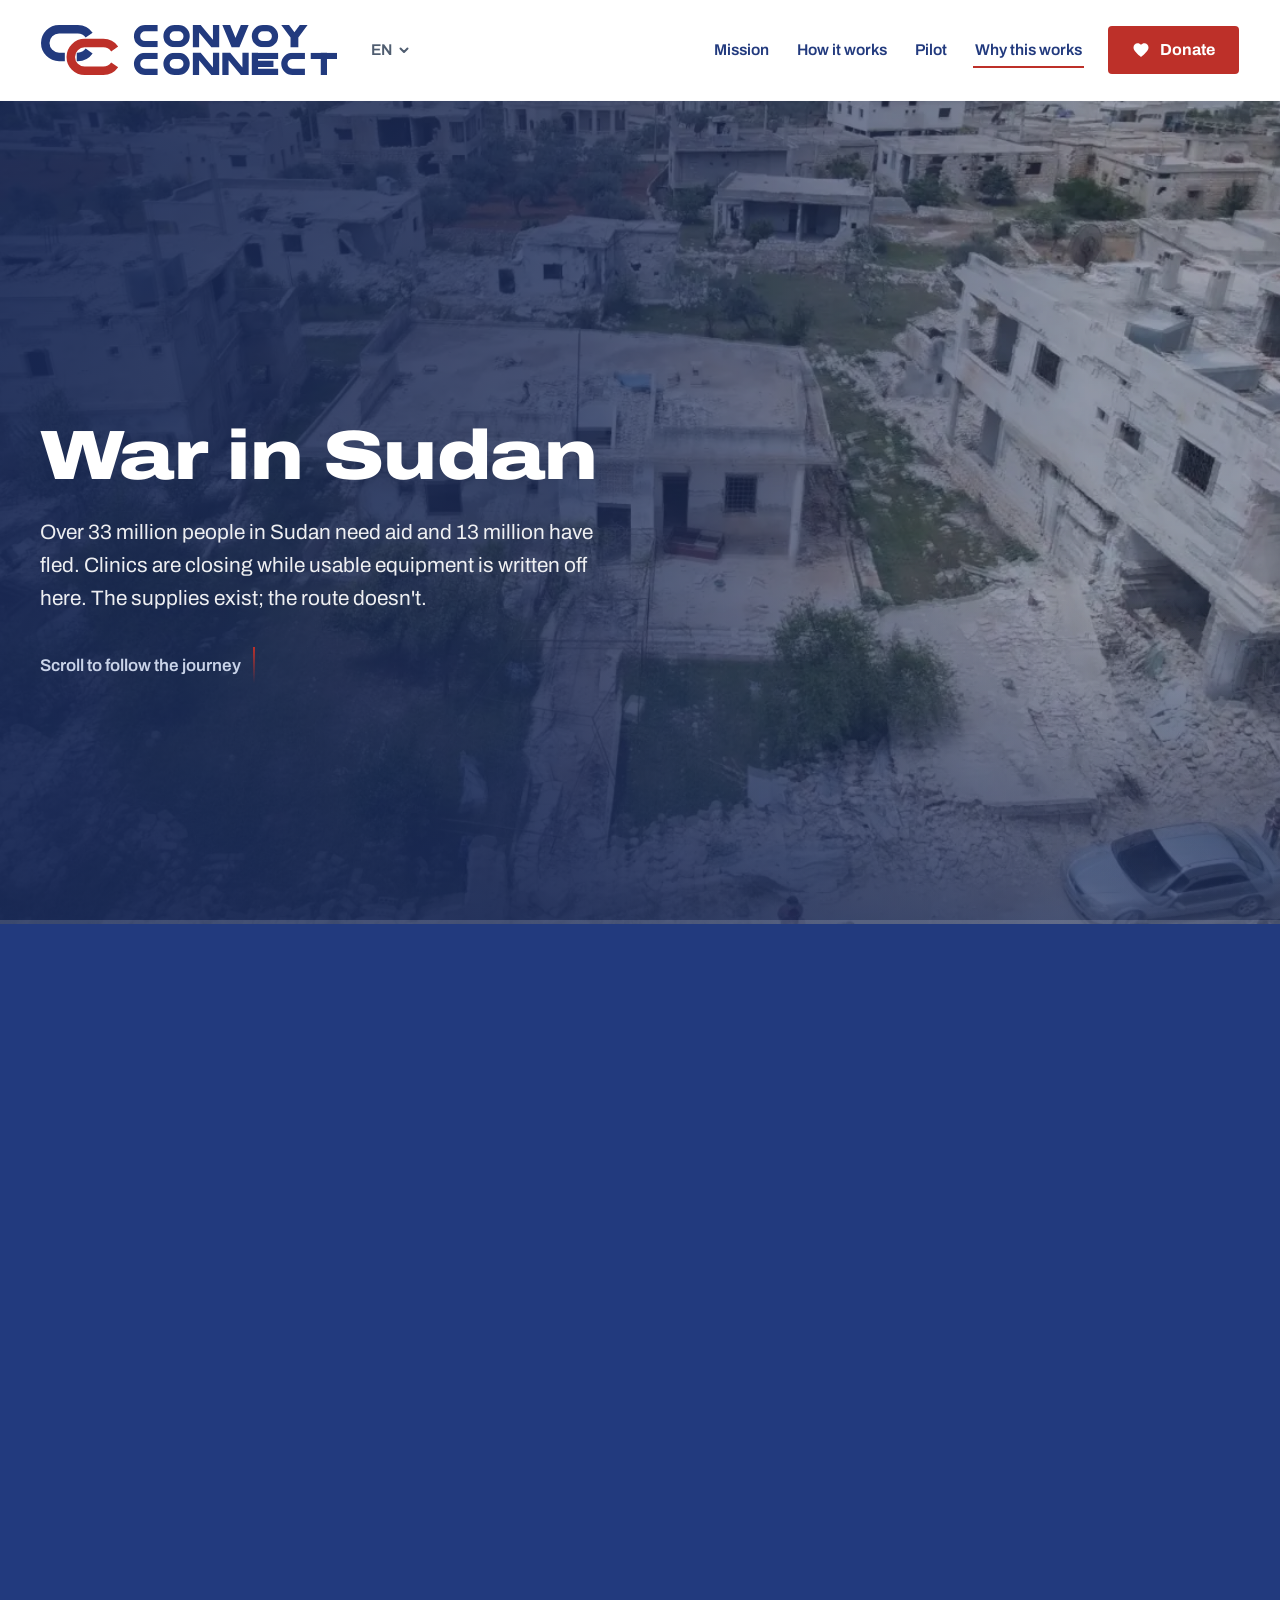
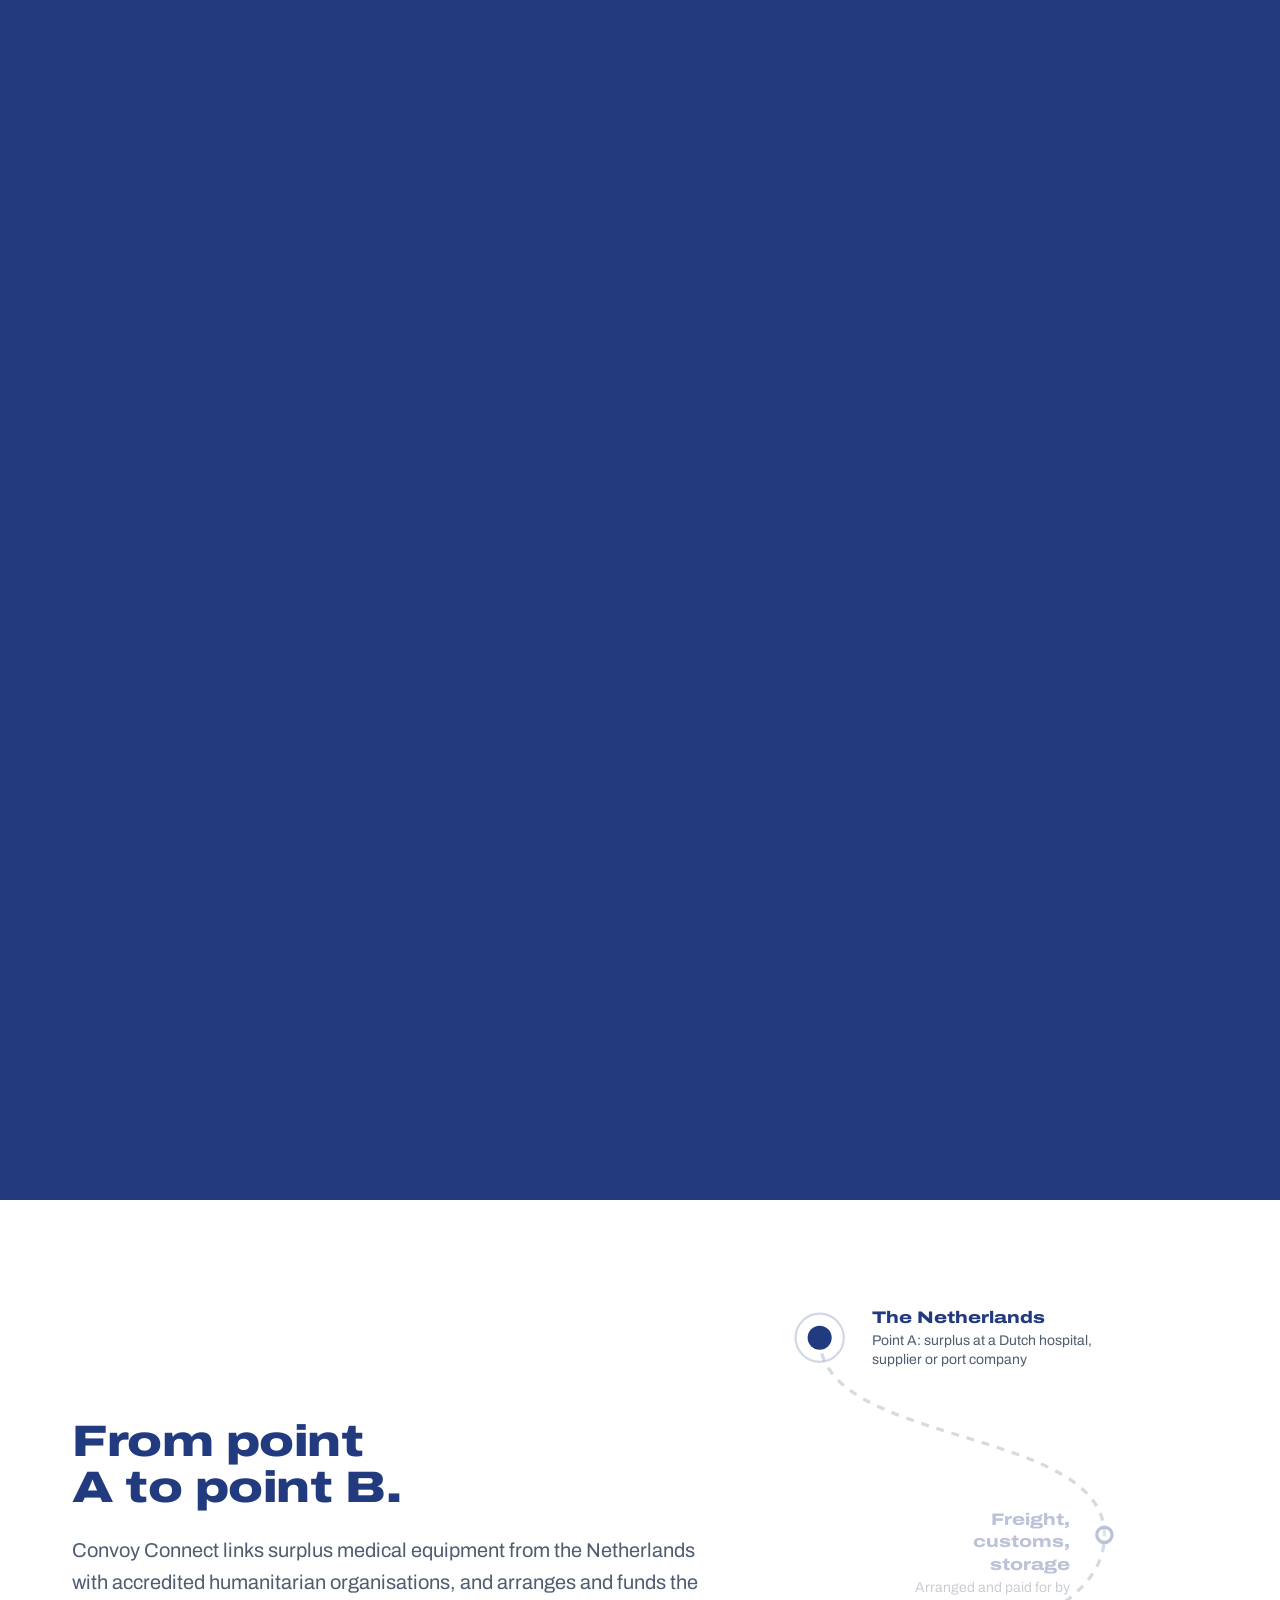
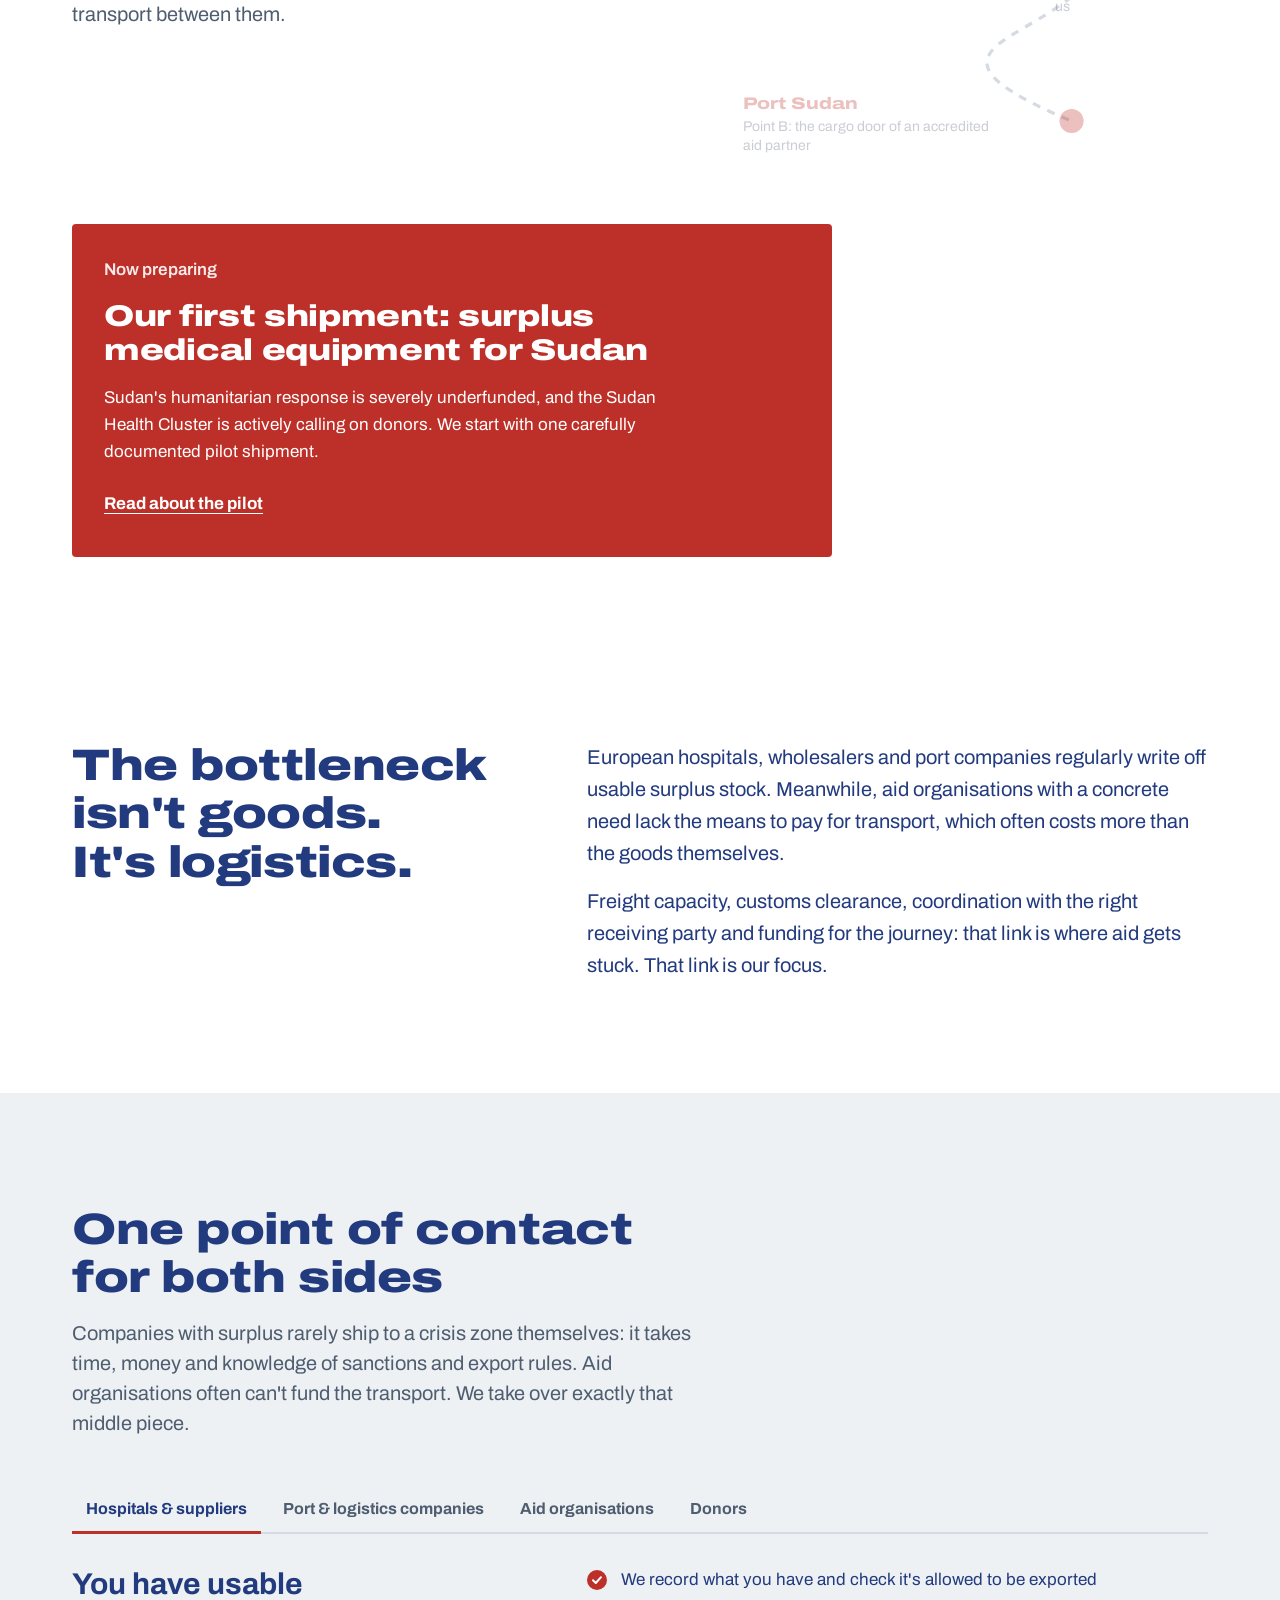
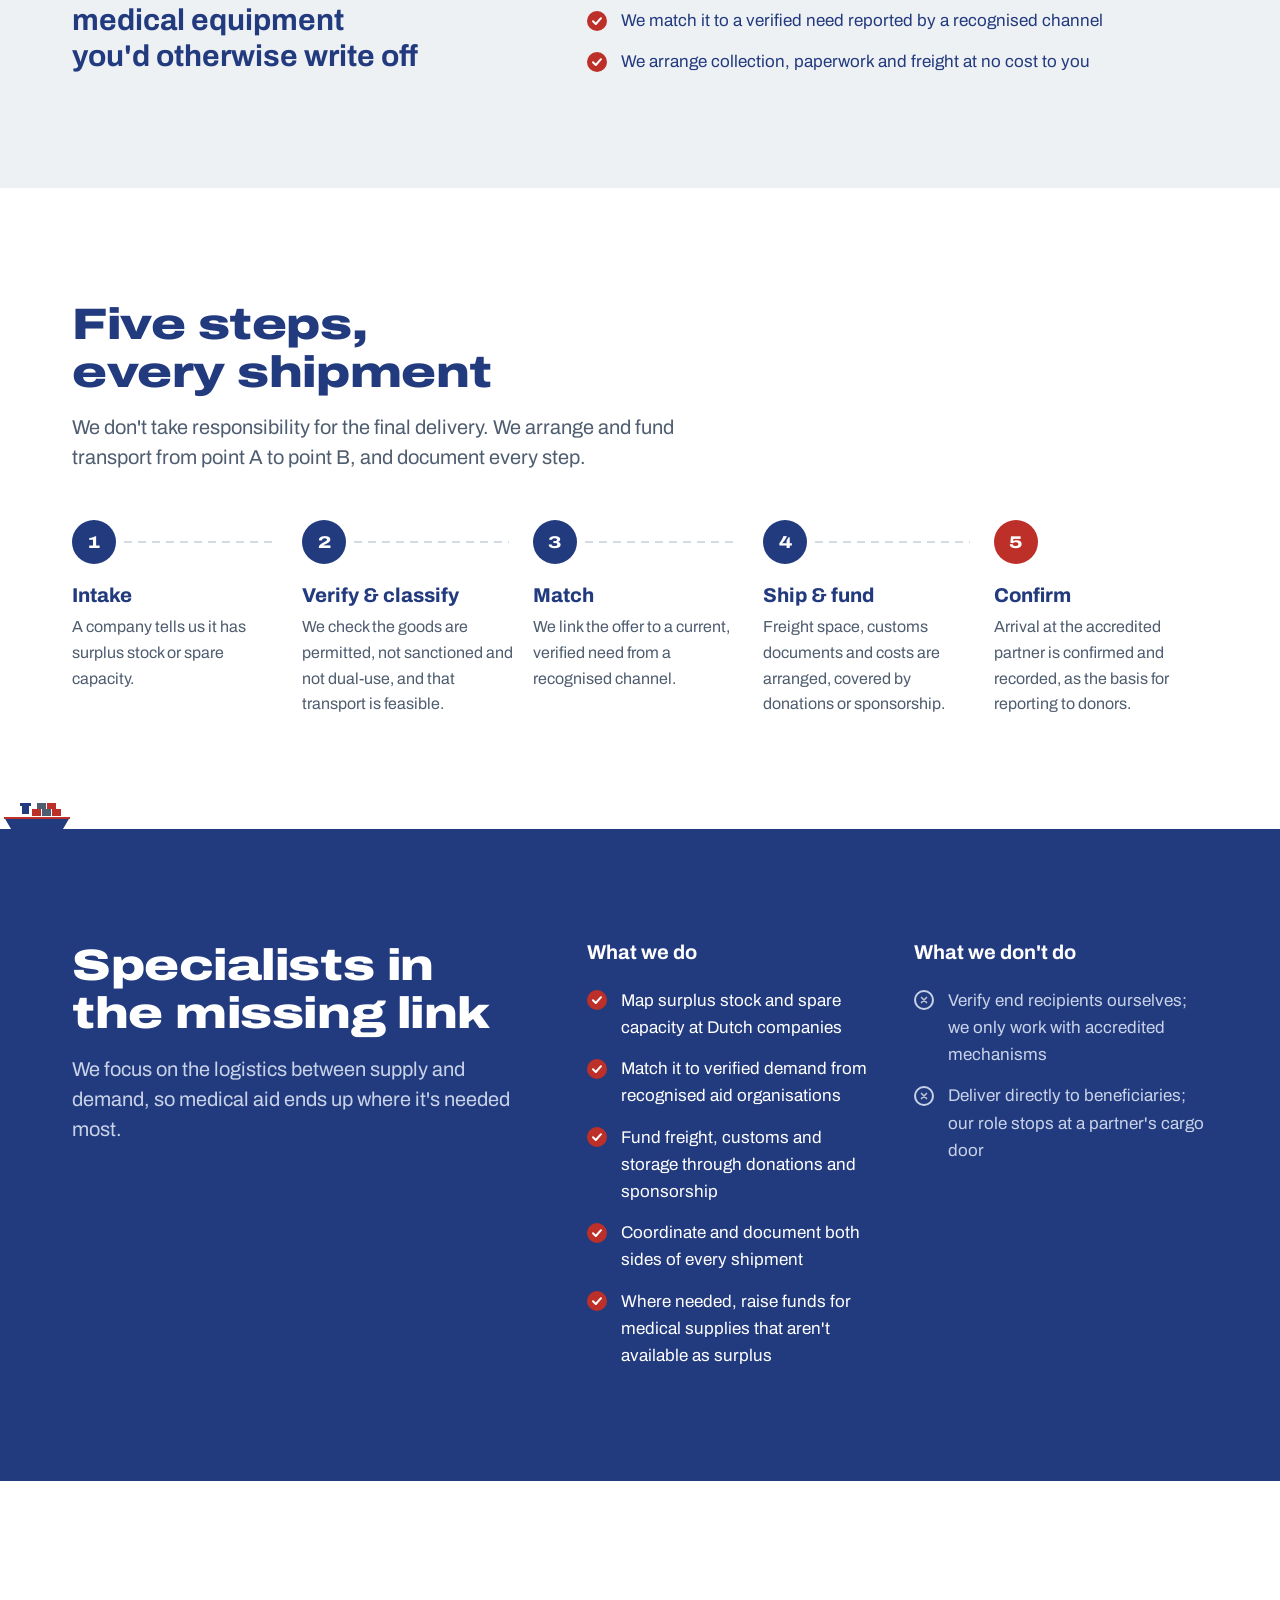
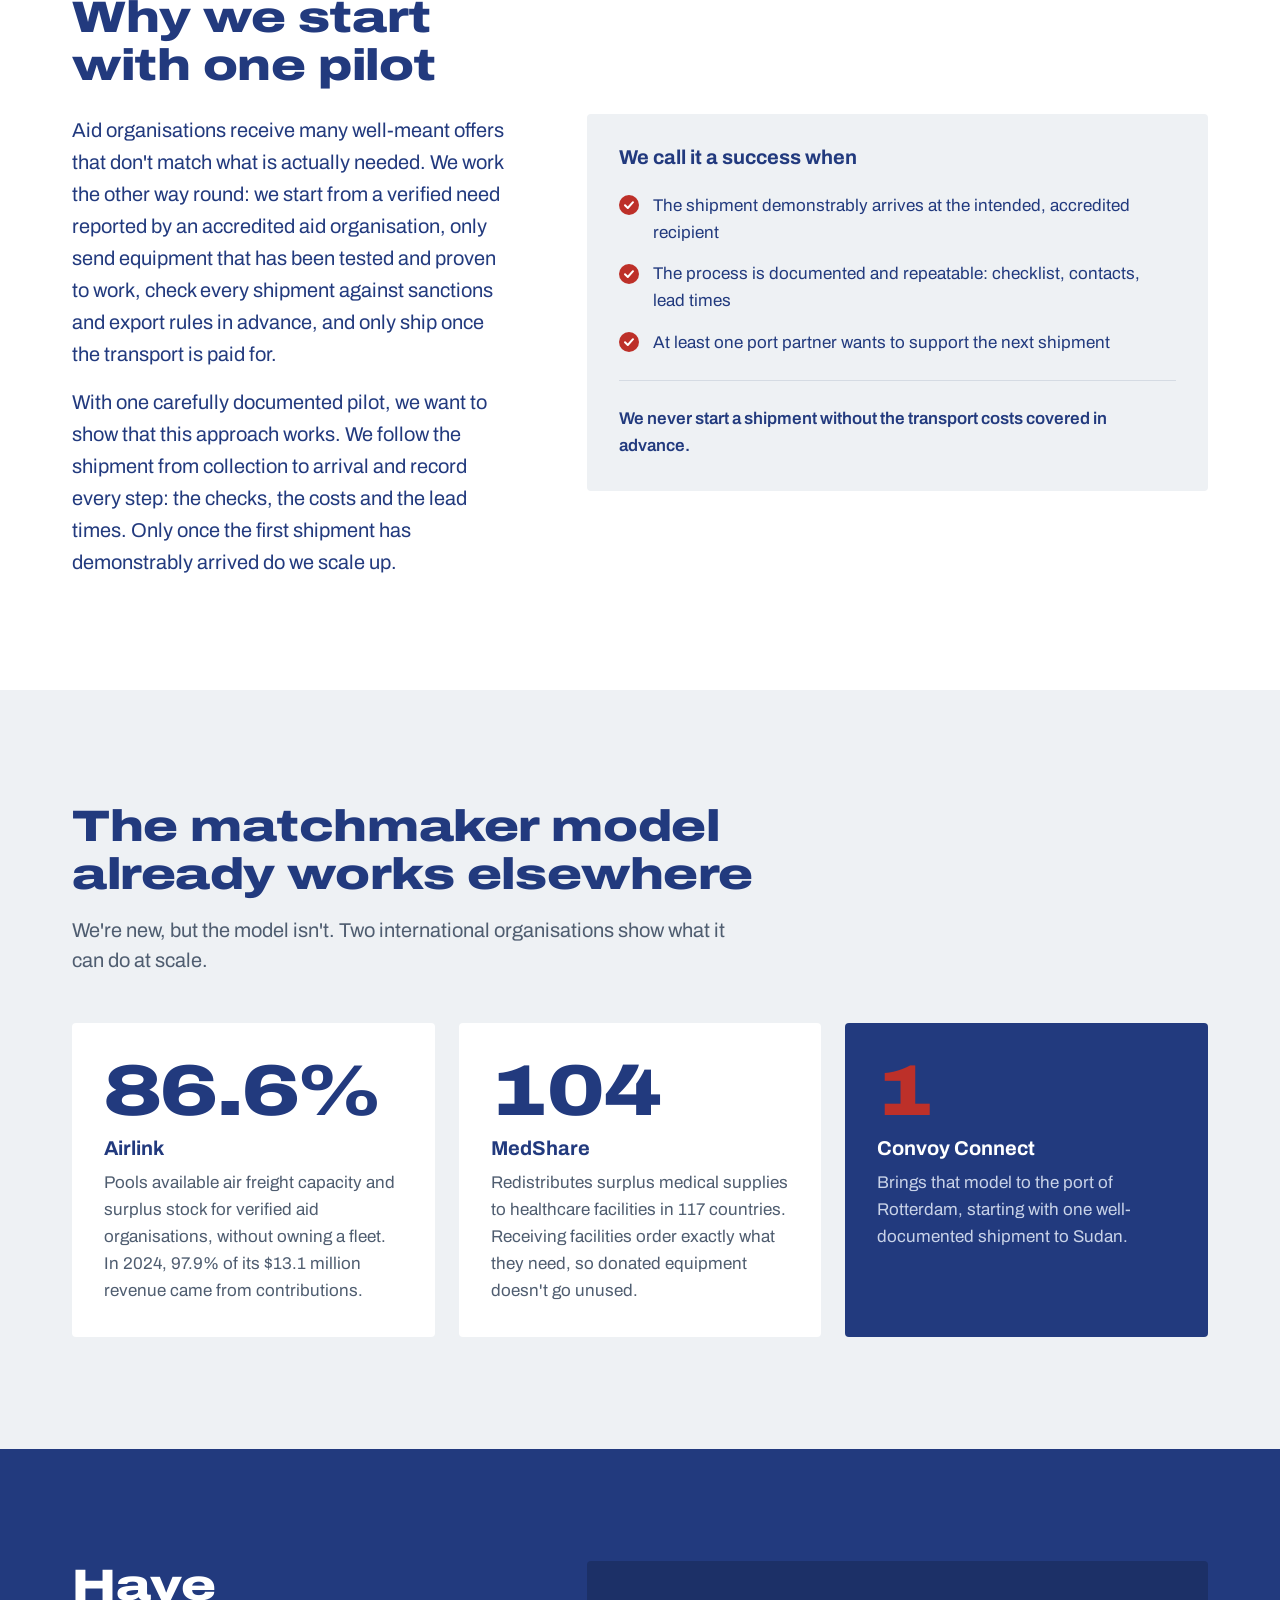
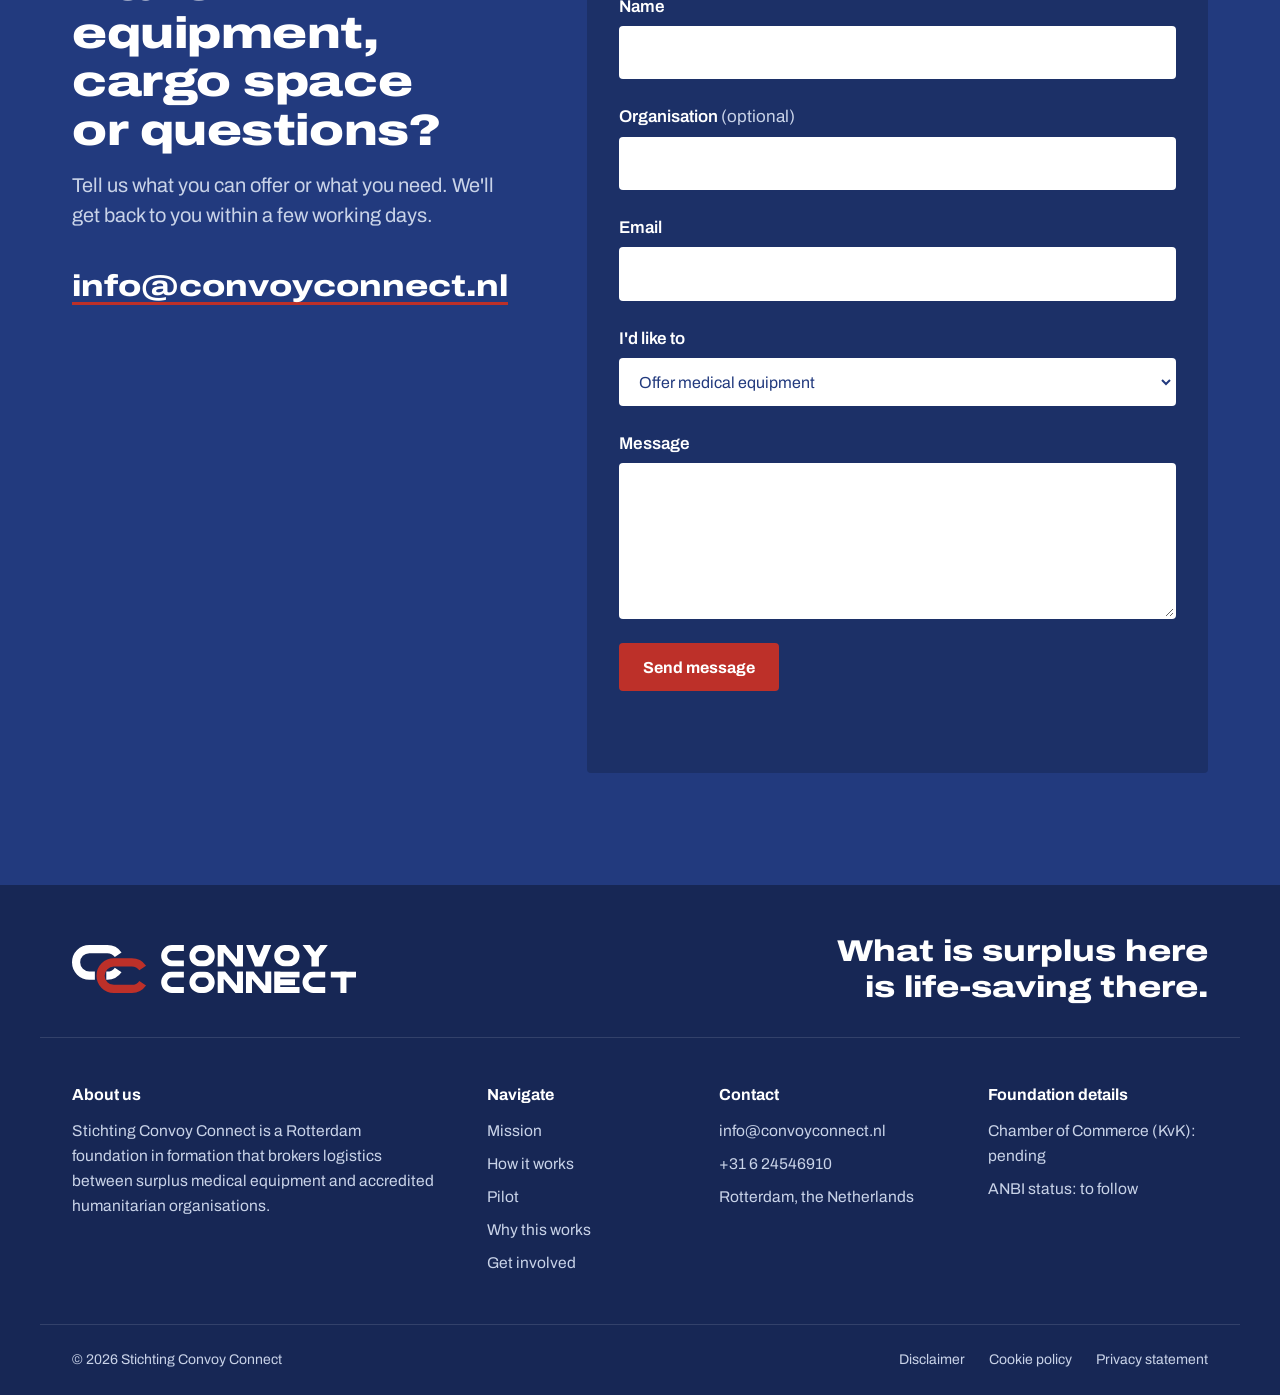
<file: index.html>
<!doctype html>
<html lang="en">
<head>
  <meta charset="utf-8">
  <meta name="viewport" content="width=device-width, initial-scale=1">
  <title>Convoy Connect | Humanitarian logistics matchmaker</title>
  <meta name="description" content="Stichting Convoy Connect connects surplus medical equipment from Rotterdam with accredited humanitarian organisations, and arranges and funds the transport in between.">
  <link rel="canonical" href="https://convoyconnect.nl/">
  <meta property="og:type" content="website">
  <meta property="og:site_name" content="Convoy Connect">
  <meta property="og:url" content="https://convoyconnect.nl/">
  <meta property="og:title" content="Convoy Connect | Humanitarian logistics matchmaker">
  <meta property="og:description" content="Surplus medical equipment from Rotterdam, connected with accredited aid organisations in Sudan. We arrange and fund the transport in between.">
  <meta property="og:image" content="https://convoyconnect.nl/share.jpg">
  <meta property="og:image:type" content="image/jpeg">
  <meta property="og:image:width" content="1200">
  <meta property="og:image:height" content="630">
  <meta property="og:image:alt" content="Convoy Connect: The supplies exist. The route doesn't.">
  <meta property="og:locale" content="en_GB">
  <meta property="og:locale:alternate" content="nl_NL">
  <meta property="og:locale:alternate" content="fr_FR">
  <meta name="twitter:card" content="summary_large_image">
  <link rel="icon" type="image/svg+xml" href="logo/favicon.svg?v=2">
  <link rel="icon" type="image/png" href="logo/favicon.png?v=2">
  <link rel="apple-touch-icon" href="logo/favicon.png?v=2">
  <link rel="preconnect" href="https://fonts.googleapis.com">
  <link rel="preconnect" href="https://fonts.gstatic.com" crossorigin>
  <link href="https://fonts.googleapis.com/css2?family=Archivo:wdth,wght@62..125,300..900&display=swap" rel="stylesheet">
  <link rel="stylesheet" href="styles.css?v=9">
</head>
<body>
  <a class="skip-link" href="#main" data-i18n="skip">Skip to content</a>

  <header class="site-header" id="top">
    <div class="container site-header__inner">
      <a href="#top" class="brand" aria-label="Convoy Connect, back to top">
        <img src="logo/logo.svg" alt="Convoy Connect" width="1326" height="224">
      </a>
      <div class="lang-menu">
        <button type="button" class="lang-menu__btn" aria-haspopup="true" aria-expanded="false" aria-controls="lang-list">
          <span class="sr-only">Language: </span><span class="lang-menu__current">EN</span>
          <svg aria-hidden="true" width="12" height="12" viewBox="0 0 12 12" fill="none" stroke="currentColor" stroke-width="2" stroke-linecap="round" stroke-linejoin="round"><path d="M2.5 4.5 6 8l3.5-3.5"/></svg>
        </button>
        <ul class="lang-menu__list" id="lang-list" hidden>
          <li><button type="button" class="lang__btn" data-lang="en" lang="en" aria-pressed="true">English</button></li>
          <li><button type="button" class="lang__btn" data-lang="fr" lang="fr" aria-pressed="false">Français</button></li>
          <li><button type="button" class="lang__btn" data-lang="nl" lang="nl" aria-pressed="false">Nederlands</button></li>
        </ul>
      </div>
      <nav class="nav" id="site-nav" aria-label="Main">
        <ul class="nav__list">
          <li><a href="#mission" data-i18n="nav.mission">Mission</a></li>
          <li><a href="#how" data-i18n="nav.how">How it works</a></li>
          <li><a href="#pilot" data-i18n="nav.pilot">Pilot</a></li>
          <li><a href="#why" data-i18n="nav.why">Why this works</a></li>
        </ul>
      </nav>
      <a href="#contact" class="btn btn--red site-header__cta" data-form-type="3"><svg class="btn__icon" viewBox="0 0 24 24" width="18" height="18" aria-hidden="true" focusable="false"><path fill="currentColor" d="M12 21.35l-1.45-1.32C5.4 15.36 2 12.28 2 8.5 2 5.42 4.42 3 7.5 3c1.74 0 3.41.81 4.5 2.09C13.09 3.81 14.76 3 16.5 3 19.58 3 22 5.42 22 8.5c0 3.78-3.4 6.86-8.55 11.54L12 21.35z"/></svg><span data-i18n="nav.donate">Donate</span></a>
      <button type="button" class="nav-toggle" aria-controls="site-nav" aria-expanded="false">
        <span class="sr-only" data-i18n="nav.menu">Menu</span>
        <svg aria-hidden="true" width="24" height="24" viewBox="0 0 24 24" fill="none" stroke="currentColor" stroke-width="2" stroke-linecap="round"><path d="M4 7h16M4 12h16M4 17h16"/></svg>
      </button>
    </div>
  </header>

  <main id="main">
    <!-- Scroll-driven video hero: scrolling plays the drone footage forward -->
    <section class="vhero is-static" aria-labelledby="vhero-title">
      <div class="vhero__stage">
        <canvas class="vhero__canvas" aria-hidden="true"></canvas>
        <img class="vhero__poster" src="hero/hero-000.webp" alt="" width="1280" height="720" fetchpriority="high">
        <div class="vhero__shade" aria-hidden="true"></div>

        <div class="container vhero__panels">
          <div class="vhero__panel" data-from="0" data-to="0.46">
            <h1 class="vhero__title" id="vhero-title">
              <span class="vhero__bold" data-i18n="hero.bold">War in Sudan</span>
            </h1>
            <p class="vhero__lead" data-i18n="hero.intro">Over 33 million people in Sudan need aid and 13 million have fled. Clinics are closing while usable equipment is written off here. The supplies exist; the route doesn't.</p>
            <p class="vhero__cue" data-i18n="hero.cue">Scroll to follow the journey</p>
          </div>
          <div class="vhero__panel" data-from="0.54" data-to="1.01">
            <p class="vhero__statement" data-i18n="hero.s3">With your donation, we pay for freight, customs and storage, so medical aid arrives in Sudan.</p>
            <div class="hero__actions">
              <a href="#contact" class="btn btn--red" data-i18n="hero.cta1">Offer equipment or cargo space</a>
              <a href="#how" class="btn btn--light" data-i18n="hero.cta2">See how it works</a>
            </div>
          </div>
        </div>

        <div class="vhero__progress" aria-hidden="true"><span></span></div>
      </div>
    </section>

    <!-- Route -->
    <section class="hero">
      <div class="container hero__grid">
        <div class="hero__copy">
          <h2 class="hero__title" data-i18n="hero.routeTitle">From point A to point B.</h2>
          <p class="hero__lead" data-i18n="hero.lead">Convoy Connect links surplus medical equipment from the Netherlands with accredited humanitarian organisations, and arranges and funds the transport between them.</p>
        </div>

        <figure class="route" aria-labelledby="route-caption">
          <svg class="route__svg" viewBox="0 0 420 460" role="img" aria-hidden="true">
            <path class="route__path" pathLength="1" d="M70 60 C 70 160, 330 140, 330 240 S 110 330, 300 410"/>
            <path class="route__path route__path--live" pathLength="1" d="M70 60 C 70 160, 330 140, 330 240 S 110 330, 300 410"/>
            <g class="route__node route__node--a"><circle cx="70" cy="60" r="11"/><circle cx="70" cy="60" r="22" class="route__halo"/></g>
            <g class="route__node route__node--mid"><circle cx="330" cy="240" r="7"/></g>
            <g class="route__node route__node--b"><circle cx="300" cy="410" r="11"/><circle cx="300" cy="410" r="22" class="route__halo"/></g>
          </svg>
          <div class="route__label route__label--a">
            <strong data-i18n="route.aTitle">The Netherlands</strong>
            <span data-i18n="route.a">Point A: surplus at a Dutch hospital, supplier or port company</span>
          </div>
          <div class="route__label route__label--mid">
            <strong data-i18n="route.midTitle">Freight, customs, storage</strong>
            <span data-i18n="route.mid">Arranged and paid for by us</span>
          </div>
          <div class="route__label route__label--b">
            <strong>Port Sudan</strong>
            <span data-i18n="route.b">Point B: the cargo door of an accredited aid partner</span>
          </div>
          <figcaption id="route-caption" class="sr-only" data-i18n="route.caption">Route from the Netherlands to Port Sudan. Convoy Connect arranges freight, customs and storage between the two points.</figcaption>
        </figure>
      </div>

      <div class="container">
        <article class="feature-card">
          <p class="feature-card__kicker" data-i18n="feature.kicker">Now preparing</p>
          <h2 class="feature-card__title" data-i18n="feature.title">Our first shipment: surplus medical equipment for Sudan</h2>
          <p data-i18n="feature.body">Sudan's humanitarian response is severely underfunded, and the Sudan Health Cluster is actively calling on donors. We start with one carefully documented pilot shipment.</p>
          <a href="#pilot" class="feature-card__link" data-i18n="feature.link">Read about the pilot</a>
        </article>
      </div>
    </section>

    <!-- Problem / mission -->
    <section class="section" id="mission">
      <div class="container split">
        <div>
          <h2 class="h2" data-i18n="mission.title">The bottleneck isn't goods. It's logistics.</h2>
        </div>
        <div class="prose">
          <p data-i18n="mission.p1">European hospitals, wholesalers and port companies regularly write off usable surplus stock. Meanwhile, aid organisations with a concrete need lack the means to pay for transport, which often costs more than the goods themselves.</p>
          <p data-i18n="mission.p2">Freight capacity, customs clearance, coordination with the right receiving party and funding for the journey: that link is where aid gets stuck. That link is our focus.</p>
        </div>
      </div>
    </section>

    <!-- Audiences (tabs, like the reference's service tabs) -->
    <section class="section section--fog" id="who">
      <div class="container">
        <h2 class="h2" data-i18n="who.title">One point of contact for both sides</h2>
        <p class="section__intro" data-i18n="who.intro">Companies with surplus rarely ship to a crisis zone themselves: it takes time, money and knowledge of sanctions and export rules. Aid organisations often can't fund the transport. We take over exactly that middle piece.</p>

        <div class="tabs">
          <div class="tabs__list" role="tablist" aria-label="Who we work with">
            <button type="button" role="tab" id="tab-supply" aria-controls="panel-supply" aria-selected="true" data-i18n="who.tab1">Hospitals &amp; suppliers</button>
            <button type="button" role="tab" id="tab-port" aria-controls="panel-port" aria-selected="false" tabindex="-1" data-i18n="who.tab2">Port &amp; logistics companies</button>
            <button type="button" role="tab" id="tab-aid" aria-controls="panel-aid" aria-selected="false" tabindex="-1" data-i18n="who.tab3">Aid organisations</button>
            <button type="button" role="tab" id="tab-donor" aria-controls="panel-donor" aria-selected="false" tabindex="-1" data-i18n="who.tab4">Donors</button>
          </div>

          <div class="tabs__panel" role="tabpanel" id="panel-supply" aria-labelledby="tab-supply">
            <div class="panel">
              <h3 data-i18n="who.p1Title">You have usable medical equipment you'd otherwise write off</h3>
              <ul class="checklist">
                <li data-i18n="who.p1a">We record what you have and check it's allowed to be exported</li>
                <li data-i18n="who.p1b">We match it to a verified need reported by a recognised channel</li>
                <li data-i18n="who.p1c">We arrange collection, paperwork and freight at no cost to you</li>
              </ul>
            </div>
          </div>
          <div class="tabs__panel" role="tabpanel" id="panel-port" aria-labelledby="tab-port" hidden>
            <div class="panel">
              <h3 data-i18n="who.p2Title">You have unused cargo space, storage or customs capacity</h3>
              <ul class="checklist">
                <li data-i18n="who.p2a">Contribute freight space, storage or customs handling in kind instead of invoicing</li>
                <li data-i18n="who.p2b">Sponsor the transport costs of a specific, documented shipment</li>
                <li data-i18n="who.p2c">Receive a confirmed arrival report you can share with your stakeholders</li>
              </ul>
            </div>
          </div>
          <div class="tabs__panel" role="tabpanel" id="panel-aid" aria-labelledby="tab-aid" hidden>
            <div class="panel">
              <h3 data-i18n="who.p3Title">You're an accredited organisation with a concrete need</h3>
              <ul class="checklist">
                <li data-i18n="who.p3a">Tell us what equipment you need; supply follows real demand, not the other way round</li>
                <li data-i18n="who.p3b">We cover freight, customs documents and storage up to your cargo door</li>
                <li data-i18n="who.p3c">You stay in charge of distribution to beneficiaries</li>
              </ul>
            </div>
          </div>
          <div class="tabs__panel" role="tabpanel" id="panel-donor" aria-labelledby="tab-donor" hidden>
            <div class="panel">
              <h3 data-i18n="who.p4Title">You want your gift to move aid that already exists</h3>
              <ul class="checklist">
                <li data-i18n="who.p4a">Your donation goes mainly to transport and coordination, and where needed to buying medical supplies that are missing</li>
                <li data-i18n="who.p4b">Every shipment is documented, from intake to confirmed arrival</li>
                <li data-i18n="who.p4c">We will apply for ANBI status so gifts become tax-deductible</li>
              </ul>
            </div>
          </div>
        </div>
      </div>
    </section>

    <!-- Process -->
    <section class="section" id="how">
      <div class="container">
        <h2 class="h2" data-i18n="how.title">Five steps, every shipment</h2>
        <p class="section__intro" data-i18n="how.intro">We don't take responsibility for the final delivery. We arrange and fund transport from point A to point B, and document every step.</p>
        <ol class="steps">
          <li class="step">
            <h3 data-i18n="how.s1t">Intake</h3>
            <p data-i18n="how.s1">A company tells us it has surplus stock or spare capacity.</p>
          </li>
          <li class="step">
            <h3 data-i18n="how.s2t">Verify &amp; classify</h3>
            <p data-i18n="how.s2">We check the goods are permitted, not sanctioned and not dual-use, and that transport is feasible.</p>
          </li>
          <li class="step">
            <h3 data-i18n="how.s3t">Match</h3>
            <p data-i18n="how.s3">We link the offer to a current, verified need from a recognised channel.</p>
          </li>
          <li class="step">
            <h3 data-i18n="how.s4t">Ship &amp; fund</h3>
            <p data-i18n="how.s4">Freight space, customs documents and costs are arranged, covered by donations or sponsorship.</p>
          </li>
          <li class="step">
            <h3 data-i18n="how.s5t">Confirm</h3>
            <p data-i18n="how.s5">Arrival at the accredited partner is confirmed and recorded, as the basis for reporting to donors.</p>
          </li>
        </ol>
      </div>
      <!-- a small cargo ship sails along the waterline into the next section; purely decorative -->
      <div class="shipline" aria-hidden="true">
        <svg class="shipline__ship" viewBox="0 0 72 30" width="72" height="30">
          <rect x="22" y="2" width="7" height="9" fill="#223A7E"/>
          <rect x="20" y="0" width="11" height="3" fill="#223A7E"/>
          <rect x="32" y="6" width="9" height="7" fill="#BD3029"/>
          <rect x="42" y="6" width="9" height="7" fill="#4F5D70"/>
          <rect x="52" y="6" width="9" height="7" fill="#BD3029"/>
          <rect x="37" y="0" width="9" height="6" fill="#4F5D70"/>
          <rect x="47" y="0" width="9" height="6" fill="#BD3029"/>
          <path d="M4 14H70L63 26H11Z" fill="#223A7E"/>
          <rect x="4" y="14" width="66" height="2" fill="#BD3029"/>
        </svg>
      </div>
    </section>

    <!-- Boundaries -->
    <section class="section section--navy" id="boundaries">
      <div class="container split">
        <div>
          <h2 class="h2" data-i18n="bound.title">Specialists in the missing link</h2>
          <p class="section__intro" data-i18n="bound.intro">We focus on the logistics between supply and demand, so medical aid ends up where it's needed most.</p>
        </div>
        <div class="do-dont">
          <div>
            <h3 data-i18n="bound.doTitle">What we do</h3>
            <ul class="checklist checklist--light">
              <li data-i18n="bound.do1">Map surplus stock and spare capacity at Dutch companies</li>
              <li data-i18n="bound.do2">Match it to verified demand from recognised aid organisations</li>
              <li data-i18n="bound.do3">Fund freight, customs and storage through donations and sponsorship</li>
              <li data-i18n="bound.do4">Coordinate and document both sides of every shipment</li>
              <li data-i18n="bound.do5">Where needed, raise funds for medical supplies that aren't available as surplus</li>
            </ul>
          </div>
          <div>
            <h3 data-i18n="bound.dontTitle">What we don't do</h3>
            <ul class="crosslist">
              <li data-i18n="bound.dont2">Verify end recipients ourselves; we only work with accredited mechanisms</li>
              <li data-i18n="bound.dont3">Deliver directly to beneficiaries; our role stops at a partner's cargo door</li>
            </ul>
          </div>
        </div>
      </div>
    </section>

    <!-- Pilot -->
    <section class="section" id="pilot">
      <div class="container split">
        <div>
          <h2 class="h2" data-i18n="pilot.title">Why we start with one pilot</h2>
          <div class="prose">
            <p data-i18n="pilot.p1">Aid organisations receive many well-meant offers that don't match what is actually needed. We work the other way round: we start from a verified need reported by an accredited aid organisation, only send equipment that has been tested and proven to work, check every shipment against sanctions and export rules in advance, and only ship once the transport is paid for.</p>
            <p data-i18n="pilot.p2">With one carefully documented pilot, we want to show that this approach works. We follow the shipment from collection to arrival and record every step: the checks, the costs and the lead times. Only once the first shipment has demonstrably arrived do we scale up.</p>
          </div>
        </div>
        <div class="criteria">
          <h3 data-i18n="pilot.critTitle">We call it a success when</h3>
          <ul class="checklist">
            <li data-i18n="pilot.c1">The shipment demonstrably arrives at the intended, accredited recipient</li>
            <li data-i18n="pilot.c2">The process is documented and repeatable: checklist, contacts, lead times</li>
            <li data-i18n="pilot.c3">At least one port partner wants to support the next shipment</li>
          </ul>
          <p class="criteria__note" data-i18n="pilot.note">We never start a shipment without the transport costs covered in advance.</p>
        </div>
      </div>
    </section>

    <!-- Why it works / benchmarks -->
    <section class="section section--fog" id="why">
      <div class="container">
        <h2 class="h2" data-i18n="why.title">The matchmaker model already works elsewhere</h2>
        <p class="section__intro" data-i18n="why.intro">We're new, but the model isn't. Two international organisations show what it can do at scale.</p>
        <div class="proof">
          <article class="proof__item">
            <p class="proof__figure" data-count="97.9" data-decimals="1" data-suffix="%">97.9%</p>
            <h3>Airlink</h3>
            <p data-i18n="why.airlink">Pools available air freight capacity and surplus stock for verified aid organisations, without owning a fleet. In 2024, 97.9% of its $13.1 million revenue came from contributions.</p>
          </article>
          <article class="proof__item">
            <p class="proof__figure" data-count="117">117</p>
            <h3>MedShare</h3>
            <p data-i18n="why.medshare">Redistributes surplus medical supplies to healthcare facilities in 117 countries. Receiving facilities order exactly what they need, so donated equipment doesn't go unused.</p>
          </article>
          <article class="proof__item proof__item--accent">
            <p class="proof__figure" data-count="1">1</p>
            <h3 data-i18n="why.usTitle">Convoy Connect</h3>
            <p data-i18n="why.us">Brings that model to the port of Rotterdam, starting with one well-documented shipment to Sudan.</p>
          </article>
        </div>
      </div>
    </section>

    <!-- Contact -->
    <section class="section section--navy" id="contact">
      <div class="container split">
        <div>
          <h2 class="h2" data-i18n="contact.title">Have equipment, cargo space or questions?</h2>
          <p class="section__intro" data-i18n="contact.intro">Tell us what you can offer or what you need. We'll get back to you within a few working days.</p>
          <p class="contact__direct"><a href="mailto:info@convoyconnect.nl">info@convoyconnect.nl</a></p>
        </div>

        <form class="form" id="contact-form" novalidate>
          <div class="field">
            <label for="f-name" data-i18n="form.name">Name</label>
            <input id="f-name" name="name" type="text" autocomplete="name" required aria-describedby="f-name-err">
            <p class="field__error" id="f-name-err" data-i18n="form.nameErr" hidden>Enter your name so we know who to reply to.</p>
          </div>
          <div class="field">
            <label for="f-org"><span data-i18n="form.org">Organisation</span> <span class="field__optional" data-i18n="form.optional">(optional)</span></label>
            <input id="f-org" name="organisation" type="text" autocomplete="organization">
          </div>
          <div class="field">
            <label for="f-email" data-i18n="form.email">Email</label>
            <input id="f-email" name="email" type="email" autocomplete="email" required aria-describedby="f-email-err">
            <p class="field__error" id="f-email-err" data-i18n="form.emailErr" hidden>Enter an email address.</p>
          </div>
          <div class="field">
            <label for="f-type" data-i18n="form.type">I'd like to</label>
            <select id="f-type" name="type">
              <option data-i18n="form.t1">Offer medical equipment</option>
              <option data-i18n="form.t2">Offer cargo space, storage or customs handling</option>
              <option data-i18n="form.t3">Report a need as an aid organisation</option>
              <option data-i18n="form.t4">Donate or sponsor a shipment</option>
              <option data-i18n="form.t5">Ask something else</option>
            </select>
          </div>
          <div class="field">
            <label for="f-msg" data-i18n="form.msg">Message</label>
            <textarea id="f-msg" name="message" rows="5" required aria-describedby="f-msg-err"></textarea>
            <p class="field__error" id="f-msg-err" data-i18n="form.msgErr" hidden>Add a short message describing what you can offer or need.</p>
          </div>
          <input type="text" name="_honey" class="form__honey" tabindex="-1" autocomplete="off" aria-hidden="true">
          <button type="submit" class="btn btn--red" data-i18n="form.submit">Send message</button>
          <p class="form__status" role="status" aria-live="polite"></p>
        </form>
      </div>
    </section>
  </main>

  <footer class="site-footer">
    <div class="container site-footer__top">
      <img class="site-footer__logo" src="logo/logo-white.svg" alt="Convoy Connect" width="1326" height="224" loading="lazy">
      <p class="site-footer__tagline" data-i18n="footer.tagline">What is surplus here is life-saving there.</p>
    </div>
    <div class="container site-footer__grid">
      <div class="site-footer__about">
        <h2 class="site-footer__heading" data-i18n="footer.aboutTitle">About us</h2>
        <p data-i18n="footer.about">Stichting Convoy Connect is a Rotterdam foundation in formation that brokers logistics between surplus medical equipment and accredited humanitarian organisations.</p>
      </div>
      <nav aria-labelledby="footer-nav-title">
        <h2 class="site-footer__heading" id="footer-nav-title" data-i18n="footer.nav">Navigate</h2>
        <ul>
          <li><a href="#mission" data-i18n="nav.mission">Mission</a></li>
          <li><a href="#how" data-i18n="nav.how">How it works</a></li>
          <li><a href="#pilot" data-i18n="nav.pilot">Pilot</a></li>
          <li><a href="#why" data-i18n="nav.why">Why this works</a></li>
          <li><a href="#contact" data-i18n="nav.cta">Get involved</a></li>
        </ul>
      </nav>
      <div>
        <h2 class="site-footer__heading" data-i18n="footer.contact">Contact</h2>
        <ul>
          <li><a href="mailto:info@convoyconnect.nl">info@convoyconnect.nl</a></li>
          <li><a href="tel:+31624546910">+31 6 24546910</a></li>
          <li>Rotterdam, <span data-i18n="footer.nl">the Netherlands</span></li>
        </ul>
      </div>
      <div>
        <h2 class="site-footer__heading" data-i18n="footer.details">Foundation details</h2>
        <ul>
          <li data-i18n="footer.kvk">Chamber of Commerce (KvK): pending</li>
          <li data-i18n="footer.anbi">ANBI status: to follow</li>
        </ul>
      </div>
    </div>
    <div class="container site-footer__bottom">
      <p>&copy; <span id="year">2026</span> Stichting Convoy Connect</p>
      <ul class="site-footer__legal">
        <li><a href="disclaimer.html" data-i18n="footer.disclaimer">Disclaimer</a></li>
        <li><a href="cookiebeleid.html" data-i18n="footer.cookies">Cookie policy</a></li>
        <li><a href="privacyverklaring.html" data-i18n="footer.privacy">Privacy statement</a></li>
      </ul>
    </div>
  </footer>

  <script src="main.js?v=10"></script>
</body>
</html>
</file>
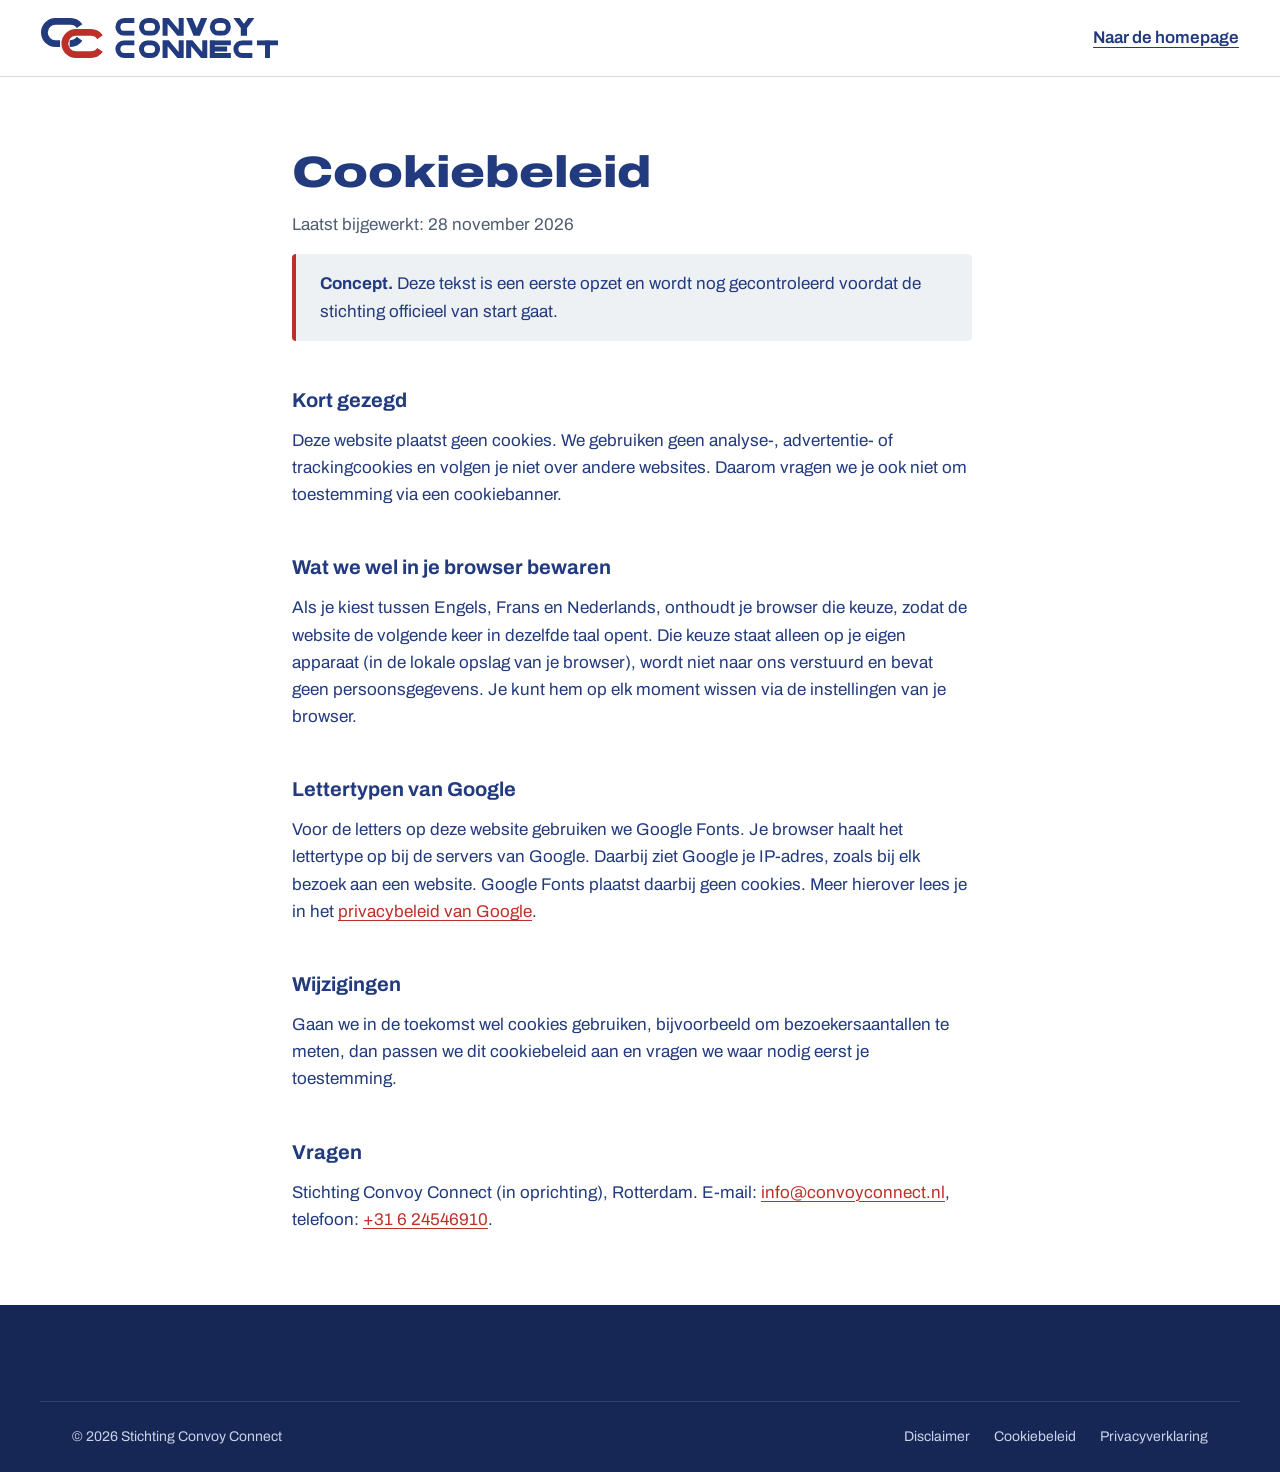
<file: cookiebeleid.html>
<!doctype html>
<html lang="nl">
<head>
  <meta charset="utf-8">
  <meta name="viewport" content="width=device-width, initial-scale=1">
  <title>Cookiebeleid | Convoy Connect</title>
  <meta name="description" content="Cookiebeleid van Stichting Convoy Connect: deze website plaatst geen cookies.">
  <link rel="icon" type="image/svg+xml" href="logo/favicon.svg?v=2">
  <link rel="icon" type="image/png" href="logo/favicon.png?v=2">
  <link rel="preconnect" href="https://fonts.googleapis.com">
  <link rel="preconnect" href="https://fonts.gstatic.com" crossorigin>
  <link href="https://fonts.googleapis.com/css2?family=Archivo:wdth,wght@62..125,300..900&display=swap" rel="stylesheet">
  <link rel="stylesheet" href="styles.css?v=8">
</head>
<body>
  <a class="skip-link" href="#main">Naar de inhoud</a>
  <header class="site-header legal-header">
    <div class="container site-header__inner">
      <a href="index.html" class="brand" aria-label="Convoy Connect, naar de homepage">
        <img src="logo/logo.svg" alt="Convoy Connect" width="1326" height="224">
      </a>
      <a href="index.html" class="legal-back">Naar de homepage</a>
    </div>
  </header>

  <main id="main" class="legal">
    <div class="container">
      <h1>Cookiebeleid</h1>
      <p class="legal__meta">Laatst bijgewerkt: 28 november 2026</p>
      <p class="legal__draft"><strong>Concept.</strong> Deze tekst is een eerste opzet en wordt nog gecontroleerd voordat de stichting officieel van start gaat.</p>

      <h2>Kort gezegd</h2>
      <p>Deze website plaatst geen cookies. We gebruiken geen analyse-, advertentie- of trackingcookies en volgen je niet over andere websites. Daarom vragen we je ook niet om toestemming via een cookiebanner.</p>

      <h2>Wat we wel in je browser bewaren</h2>
      <p>Als je kiest tussen Engels, Frans en Nederlands, onthoudt je browser die keuze, zodat de website de volgende keer in dezelfde taal opent. Die keuze staat alleen op je eigen apparaat (in de lokale opslag van je browser), wordt niet naar ons verstuurd en bevat geen persoonsgegevens. Je kunt hem op elk moment wissen via de instellingen van je browser.</p>

      <h2>Lettertypen van Google</h2>
      <p>Voor de letters op deze website gebruiken we Google Fonts. Je browser haalt het lettertype op bij de servers van Google. Daarbij ziet Google je IP-adres, zoals bij elk bezoek aan een website. Google Fonts plaatst daarbij geen cookies. Meer hierover lees je in het <a href="https://policies.google.com/privacy" rel="noopener">privacybeleid van Google</a>.</p>

      <h2>Wijzigingen</h2>
      <p>Gaan we in de toekomst wel cookies gebruiken, bijvoorbeeld om bezoekersaantallen te meten, dan passen we dit cookiebeleid aan en vragen we waar nodig eerst je toestemming.</p>

      <h2>Vragen</h2>
      <p>Stichting Convoy Connect (in oprichting), Rotterdam. E-mail: <a href="mailto:info@convoyconnect.nl">info@convoyconnect.nl</a>, telefoon: <a href="tel:+31624546910">+31 6 24546910</a>.</p>
    </div>
  </main>

  <footer class="site-footer">
    <div class="container site-footer__bottom">
      <p>&copy; 2026 Stichting Convoy Connect</p>
      <ul class="site-footer__legal">
        <li><a href="disclaimer.html">Disclaimer</a></li>
        <li><a href="cookiebeleid.html" aria-current="page">Cookiebeleid</a></li>
        <li><a href="privacyverklaring.html">Privacyverklaring</a></li>
      </ul>
    </div>
  </footer>
</body>
</html>
</file>
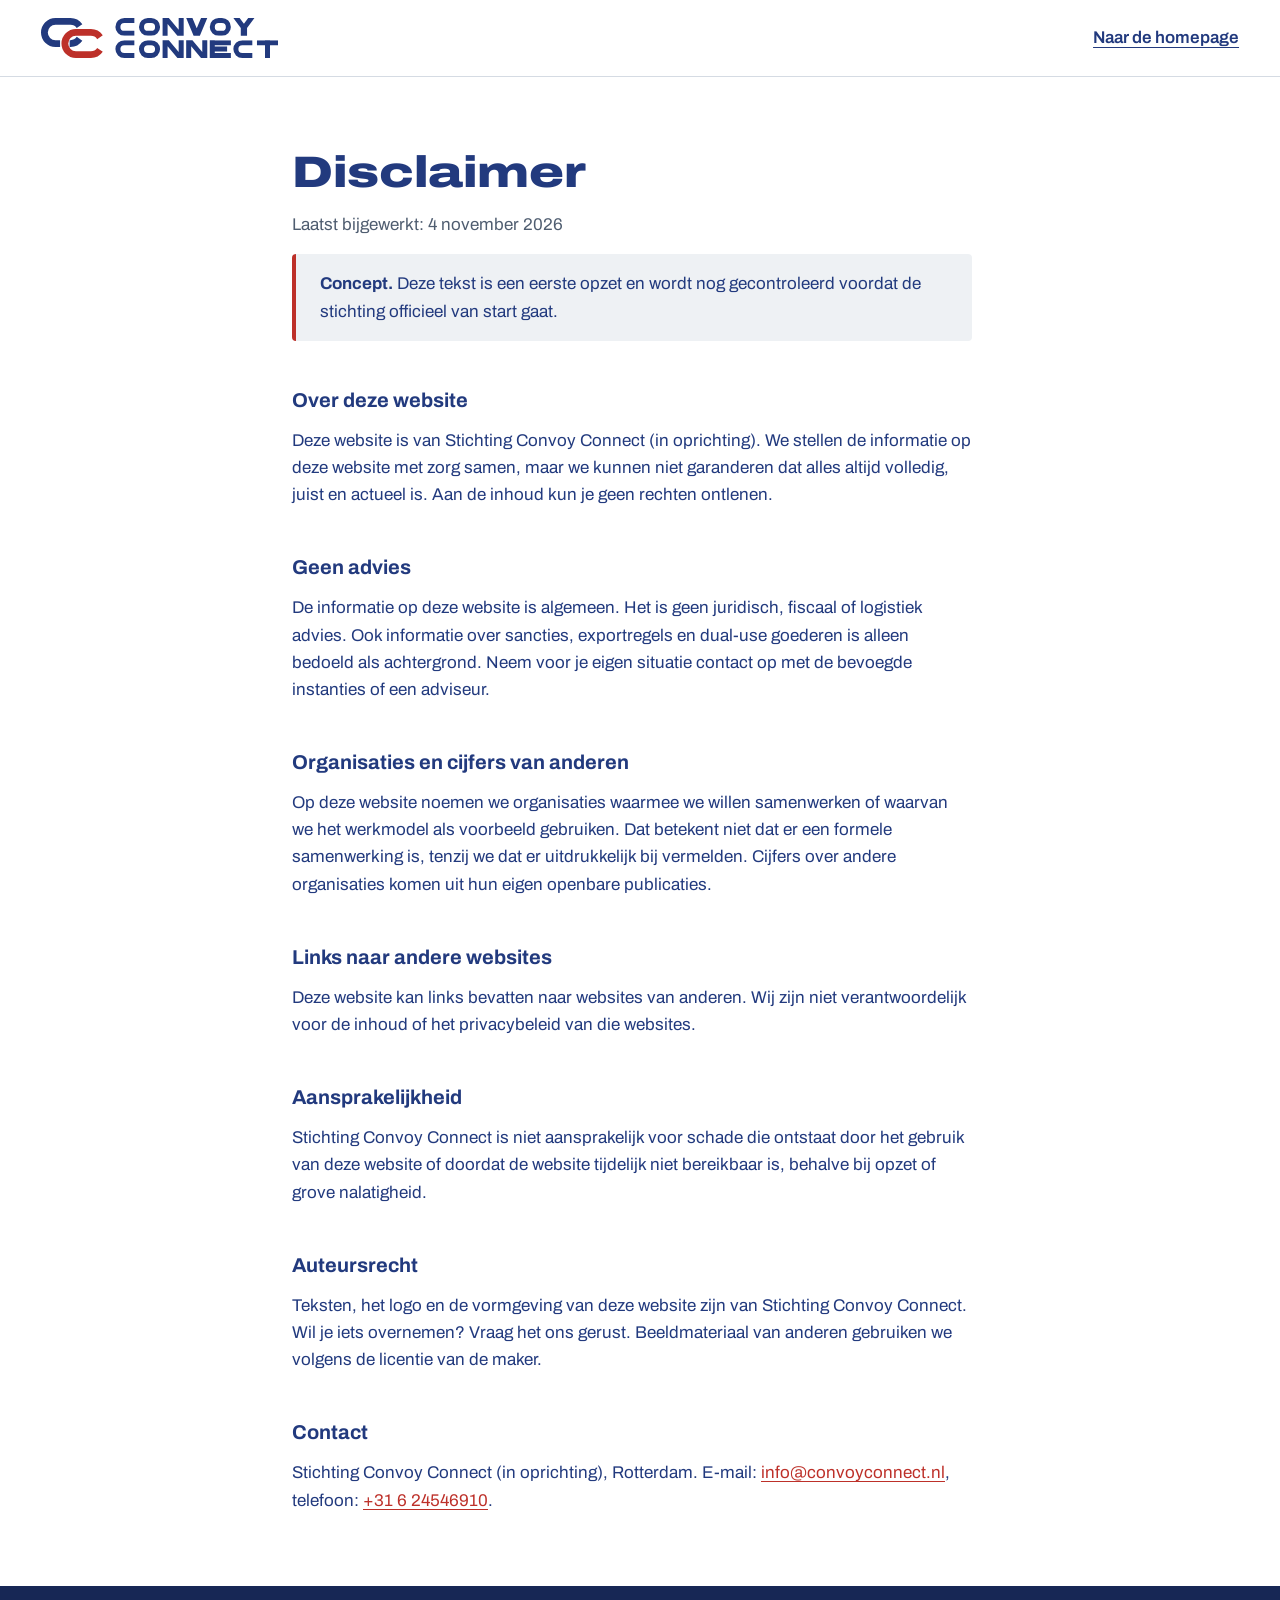
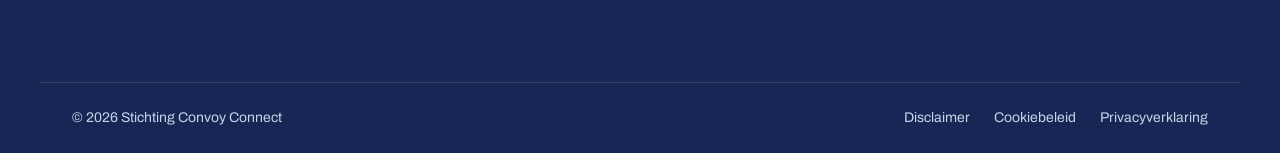
<file: disclaimer.html>
<!doctype html>
<html lang="nl">
<head>
  <meta charset="utf-8">
  <meta name="viewport" content="width=device-width, initial-scale=1">
  <title>Disclaimer | Convoy Connect</title>
  <meta name="description" content="Disclaimer van Stichting Convoy Connect.">
  <link rel="icon" type="image/svg+xml" href="logo/favicon.svg?v=2">
  <link rel="icon" type="image/png" href="logo/favicon.png?v=2">
  <link rel="preconnect" href="https://fonts.googleapis.com">
  <link rel="preconnect" href="https://fonts.gstatic.com" crossorigin>
  <link href="https://fonts.googleapis.com/css2?family=Archivo:wdth,wght@62..125,300..900&display=swap" rel="stylesheet">
  <link rel="stylesheet" href="styles.css?v=8">
</head>
<body>
  <a class="skip-link" href="#main">Naar de inhoud</a>
  <header class="site-header legal-header">
    <div class="container site-header__inner">
      <a href="index.html" class="brand" aria-label="Convoy Connect, naar de homepage">
        <img src="logo/logo.svg" alt="Convoy Connect" width="1326" height="224">
      </a>
      <a href="index.html" class="legal-back">Naar de homepage</a>
    </div>
  </header>

  <main id="main" class="legal">
    <div class="container">
      <h1>Disclaimer</h1>
      <p class="legal__meta">Laatst bijgewerkt: 4 november 2026</p>
      <p class="legal__draft"><strong>Concept.</strong> Deze tekst is een eerste opzet en wordt nog gecontroleerd voordat de stichting officieel van start gaat.</p>

      <h2>Over deze website</h2>
      <p>Deze website is van Stichting Convoy Connect (in oprichting). We stellen de informatie op deze website met zorg samen, maar we kunnen niet garanderen dat alles altijd volledig, juist en actueel is. Aan de inhoud kun je geen rechten ontlenen.</p>

      <h2>Geen advies</h2>
      <p>De informatie op deze website is algemeen. Het is geen juridisch, fiscaal of logistiek advies. Ook informatie over sancties, exportregels en dual-use goederen is alleen bedoeld als achtergrond. Neem voor je eigen situatie contact op met de bevoegde instanties of een adviseur.</p>

      <h2>Organisaties en cijfers van anderen</h2>
      <p>Op deze website noemen we organisaties waarmee we willen samenwerken of waarvan we het werkmodel als voorbeeld gebruiken. Dat betekent niet dat er een formele samenwerking is, tenzij we dat er uitdrukkelijk bij vermelden. Cijfers over andere organisaties komen uit hun eigen openbare publicaties.</p>

      <h2>Links naar andere websites</h2>
      <p>Deze website kan links bevatten naar websites van anderen. Wij zijn niet verantwoordelijk voor de inhoud of het privacybeleid van die websites.</p>

      <h2>Aansprakelijkheid</h2>
      <p>Stichting Convoy Connect is niet aansprakelijk voor schade die ontstaat door het gebruik van deze website of doordat de website tijdelijk niet bereikbaar is, behalve bij opzet of grove nalatigheid.</p>

      <h2>Auteursrecht</h2>
      <p>Teksten, het logo en de vormgeving van deze website zijn van Stichting Convoy Connect. Wil je iets overnemen? Vraag het ons gerust. Beeldmateriaal van anderen gebruiken we volgens de licentie van de maker.</p>

      <h2>Contact</h2>
      <p>Stichting Convoy Connect (in oprichting), Rotterdam. E-mail: <a href="mailto:info@convoyconnect.nl">info@convoyconnect.nl</a>, telefoon: <a href="tel:+31624546910">+31 6 24546910</a>.</p>
    </div>
  </main>

  <footer class="site-footer">
    <div class="container site-footer__bottom">
      <p>&copy; 2026 Stichting Convoy Connect</p>
      <ul class="site-footer__legal">
        <li><a href="disclaimer.html" aria-current="page">Disclaimer</a></li>
        <li><a href="cookiebeleid.html">Cookiebeleid</a></li>
        <li><a href="privacyverklaring.html">Privacyverklaring</a></li>
      </ul>
    </div>
  </footer>
</body>
</html>
</file>
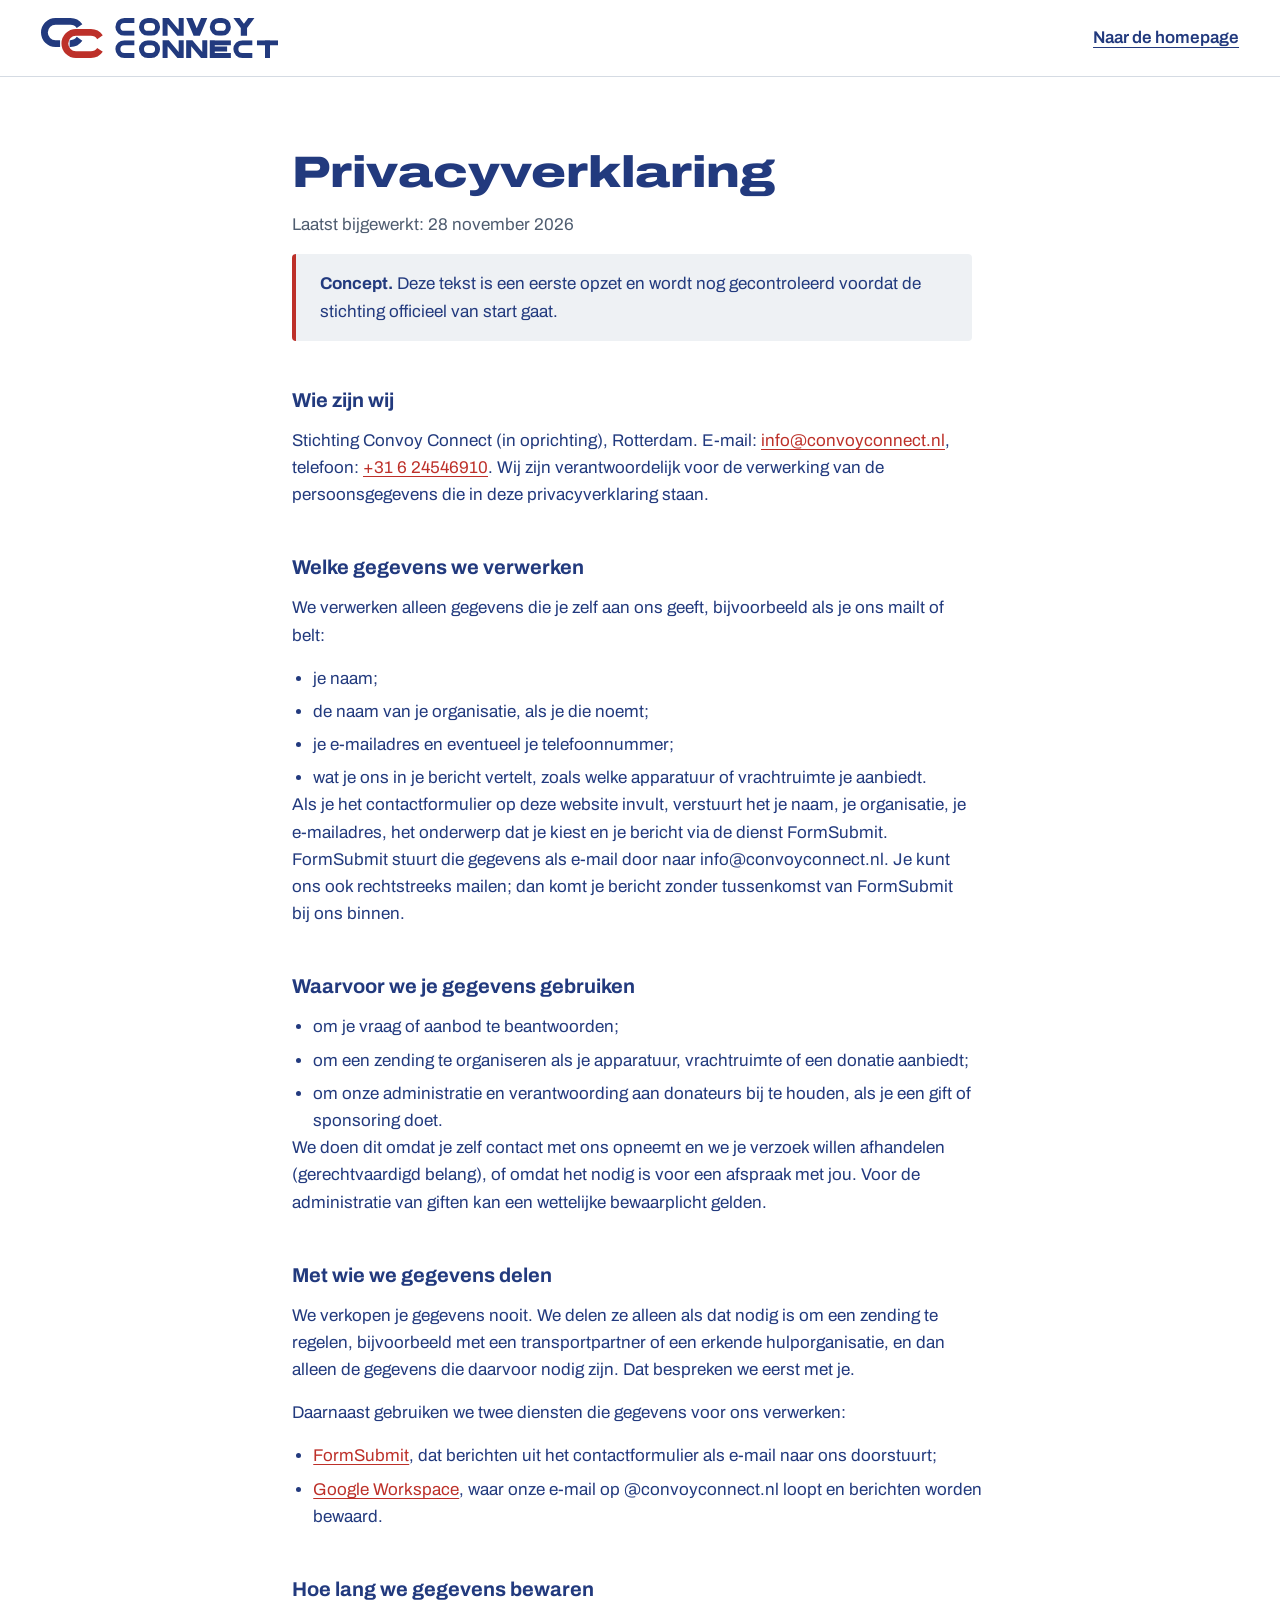
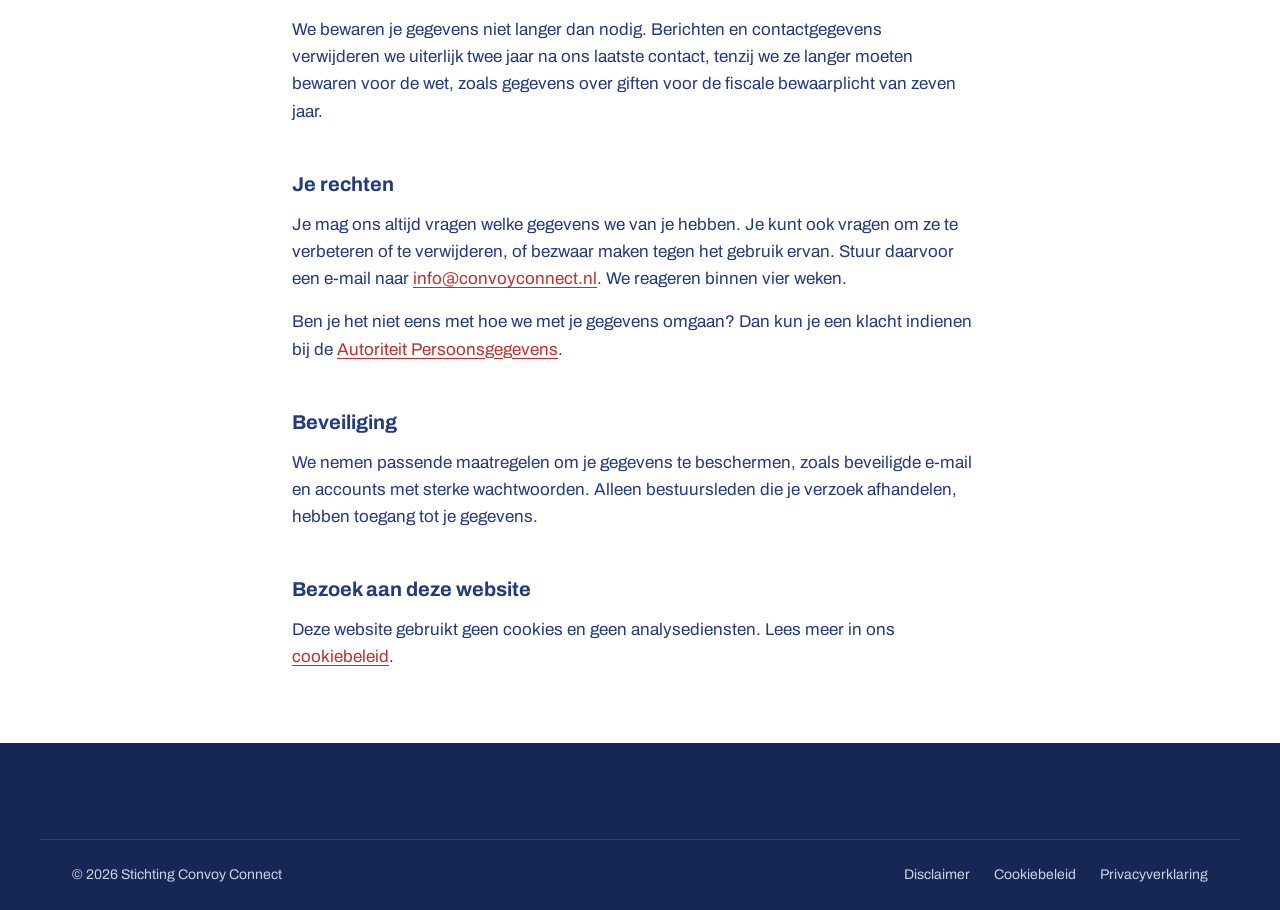
<file: privacyverklaring.html>
<!doctype html>
<html lang="nl">
<head>
  <meta charset="utf-8">
  <meta name="viewport" content="width=device-width, initial-scale=1">
  <title>Privacyverklaring | Convoy Connect</title>
  <meta name="description" content="Privacyverklaring van Stichting Convoy Connect.">
  <link rel="icon" type="image/svg+xml" href="logo/favicon.svg?v=2">
  <link rel="icon" type="image/png" href="logo/favicon.png?v=2">
  <link rel="preconnect" href="https://fonts.googleapis.com">
  <link rel="preconnect" href="https://fonts.gstatic.com" crossorigin>
  <link href="https://fonts.googleapis.com/css2?family=Archivo:wdth,wght@62..125,300..900&display=swap" rel="stylesheet">
  <link rel="stylesheet" href="styles.css?v=8">
</head>
<body>
  <a class="skip-link" href="#main">Naar de inhoud</a>
  <header class="site-header legal-header">
    <div class="container site-header__inner">
      <a href="index.html" class="brand" aria-label="Convoy Connect, naar de homepage">
        <img src="logo/logo.svg" alt="Convoy Connect" width="1326" height="224">
      </a>
      <a href="index.html" class="legal-back">Naar de homepage</a>
    </div>
  </header>

  <main id="main" class="legal">
    <div class="container">
      <h1>Privacyverklaring</h1>
      <p class="legal__meta">Laatst bijgewerkt: 28 november 2026</p>
      <p class="legal__draft"><strong>Concept.</strong> Deze tekst is een eerste opzet en wordt nog gecontroleerd voordat de stichting officieel van start gaat.</p>

      <h2>Wie zijn wij</h2>
      <p>Stichting Convoy Connect (in oprichting), Rotterdam. E-mail: <a href="mailto:info@convoyconnect.nl">info@convoyconnect.nl</a>, telefoon: <a href="tel:+31624546910">+31 6 24546910</a>. Wij zijn verantwoordelijk voor de verwerking van de persoonsgegevens die in deze privacyverklaring staan.</p>

      <h2>Welke gegevens we verwerken</h2>
      <p>We verwerken alleen gegevens die je zelf aan ons geeft, bijvoorbeeld als je ons mailt of belt:</p>
      <ul>
        <li>je naam;</li>
        <li>de naam van je organisatie, als je die noemt;</li>
        <li>je e-mailadres en eventueel je telefoonnummer;</li>
        <li>wat je ons in je bericht vertelt, zoals welke apparatuur of vrachtruimte je aanbiedt.</li>
      </ul>
      <p>Als je het contactformulier op deze website invult, verstuurt het je naam, je organisatie, je e-mailadres, het onderwerp dat je kiest en je bericht via de dienst FormSubmit. FormSubmit stuurt die gegevens als e-mail door naar info@convoyconnect.nl. Je kunt ons ook rechtstreeks mailen; dan komt je bericht zonder tussenkomst van FormSubmit bij ons binnen.</p>

      <h2>Waarvoor we je gegevens gebruiken</h2>
      <ul>
        <li>om je vraag of aanbod te beantwoorden;</li>
        <li>om een zending te organiseren als je apparatuur, vrachtruimte of een donatie aanbiedt;</li>
        <li>om onze administratie en verantwoording aan donateurs bij te houden, als je een gift of sponsoring doet.</li>
      </ul>
      <p>We doen dit omdat je zelf contact met ons opneemt en we je verzoek willen afhandelen (gerechtvaardigd belang), of omdat het nodig is voor een afspraak met jou. Voor de administratie van giften kan een wettelijke bewaarplicht gelden.</p>

      <h2>Met wie we gegevens delen</h2>
      <p>We verkopen je gegevens nooit. We delen ze alleen als dat nodig is om een zending te regelen, bijvoorbeeld met een transportpartner of een erkende hulporganisatie, en dan alleen de gegevens die daarvoor nodig zijn. Dat bespreken we eerst met je.</p>
      <p>Daarnaast gebruiken we twee diensten die gegevens voor ons verwerken:</p>
      <ul>
        <li><a href="https://formsubmit.co" rel="noopener">FormSubmit</a>, dat berichten uit het contactformulier als e-mail naar ons doorstuurt;</li>
        <li><a href="https://workspace.google.com" rel="noopener">Google Workspace</a>, waar onze e-mail op @convoyconnect.nl loopt en berichten worden bewaard.</li>
      </ul>

      <h2>Hoe lang we gegevens bewaren</h2>
      <p>We bewaren je gegevens niet langer dan nodig. Berichten en contactgegevens verwijderen we uiterlijk twee jaar na ons laatste contact, tenzij we ze langer moeten bewaren voor de wet, zoals gegevens over giften voor de fiscale bewaarplicht van zeven jaar.</p>

      <h2>Je rechten</h2>
      <p>Je mag ons altijd vragen welke gegevens we van je hebben. Je kunt ook vragen om ze te verbeteren of te verwijderen, of bezwaar maken tegen het gebruik ervan. Stuur daarvoor een e-mail naar <a href="mailto:info@convoyconnect.nl">info@convoyconnect.nl</a>. We reageren binnen vier weken.</p>
      <p>Ben je het niet eens met hoe we met je gegevens omgaan? Dan kun je een klacht indienen bij de <a href="https://autoriteitpersoonsgegevens.nl" rel="noopener">Autoriteit Persoonsgegevens</a>.</p>

      <h2>Beveiliging</h2>
      <p>We nemen passende maatregelen om je gegevens te beschermen, zoals beveiligde e-mail en accounts met sterke wachtwoorden. Alleen bestuursleden die je verzoek afhandelen, hebben toegang tot je gegevens.</p>

      <h2>Bezoek aan deze website</h2>
      <p>Deze website gebruikt geen cookies en geen analysediensten. Lees meer in ons <a href="cookiebeleid.html">cookiebeleid</a>.</p>
    </div>
  </main>

  <footer class="site-footer">
    <div class="container site-footer__bottom">
      <p>&copy; 2026 Stichting Convoy Connect</p>
      <ul class="site-footer__legal">
        <li><a href="disclaimer.html">Disclaimer</a></li>
        <li><a href="cookiebeleid.html">Cookiebeleid</a></li>
        <li><a href="privacyverklaring.html" aria-current="page">Privacyverklaring</a></li>
      </ul>
    </div>
  </footer>
</body>
</html>
</file>
<file: styles.css>
/* Convoy Connect: tokens */
:root {
  --red: #BD3029;          /* logo red */
  --red-deep: #BD3029;     /* same red: 5.8:1 with white, so safe for text and buttons */
  --navy: #223A7E;         /* Convoy blue */
  --navy-2: #1C3067;
  --steel: #4F5D70;        /* secondary text, 6.6:1 on white */
  --fog: #EEF1F4;          /* cool section background */
  --line: #D5DBE3;
  --white: #FFFFFF;
  --on-navy-muted: #C9D3E8;

  --font: "Archivo", system-ui, -apple-system, "Segoe UI", sans-serif;
  --wide: 125;             /* matches the logo's extended letterforms */

  --step--1: 0.875rem;
  --step-0: 1.0625rem;
  --step-1: 1.25rem;
  --step-2: clamp(1.5rem, 1.2rem + 1vw, 1.875rem);
  --step-3: clamp(1.875rem, 1.3rem + 2.2vw, 2.75rem);
  --step-4: clamp(2.25rem, 1.2rem + 4.4vw, 4.5rem);

  --space-1: 0.5rem;
  --space-2: 1rem;
  --space-3: 1.5rem;
  --space-4: 2rem;
  --space-5: 3rem;
  --space-6: 4.5rem;
  --space-7: 7rem;

  --radius: 4px;
  --header-h: 76px;
  --header-h-top: 100px;
  --ease: cubic-bezier(.2, .7, .2, 1);
}

*, *::before, *::after { box-sizing: border-box; }
html { scroll-behavior: smooth; scroll-padding-top: calc(var(--header-h) + 16px); -webkit-text-size-adjust: 100%; }
body {
  margin: 0;
  font-family: var(--font);
  font-size: var(--step-0);
  line-height: 1.6;
  color: var(--navy);
  background: var(--white);
  font-variation-settings: "wdth" 100;
}
img { max-width: 100%; height: auto; display: block; }
h1, h2, h3 { margin: 0; line-height: 1.1; text-wrap: balance; }
p { margin: 0; }
ul, ol { margin: 0; padding: 0; list-style: none; }
a { color: inherit; }
:focus-visible { outline: 3px solid var(--red); outline-offset: 3px; border-radius: 2px; }

.container { width: 100%; max-width: 1200px; margin-inline: auto; padding-inline: 20px; }
@media (min-width: 768px) { .container { padding-inline: 32px; } }

.sr-only { position: absolute; width: 1px; height: 1px; padding: 0; margin: -1px; overflow: hidden; clip: rect(0 0 0 0); white-space: nowrap; border: 0; }
.skip-link { position: absolute; left: 16px; top: -60px; background: var(--navy); color: var(--white); padding: 10px 16px; z-index: 100; border-radius: var(--radius); }
.skip-link:focus { top: 12px; }

/* Wide display type */
.hero__title, .h2, .feature-card__title, .proof__figure {
  font-variation-settings: "wdth" var(--wide);
  font-weight: 850;
  letter-spacing: -0.01em;
}

/* Buttons */
.btn {
  display: inline-flex; align-items: center; justify-content: center;
  min-height: 48px; padding: 12px 22px;
  font: inherit; font-weight: 700; font-size: 1rem; line-height: 1.2;
  text-decoration: none; border-radius: var(--radius); border: 2px solid transparent;
  cursor: pointer; transition: background-color .18s var(--ease), color .18s var(--ease), border-color .18s var(--ease);
  touch-action: manipulation;
}
.btn--red { background: var(--red-deep); color: var(--white); }
.btn__icon { flex: none; margin-right: 10px; }
.btn--red:hover { background: var(--navy); }
.section--navy .btn--red:hover { background: var(--white); color: var(--navy); }
.btn--ghost { border-color: var(--navy); color: var(--navy); background: transparent; }
.btn--ghost:hover { background: var(--navy); color: var(--white); }

/* Header bars run wider than the content column: logo further left, menu further right */
@media (prefers-reduced-motion: reduce) { .site-header__inner, .brand img { transition: none; } }
.site-header .container { max-width: 1440px; padding-inline: clamp(20px, 3.2vw, 48px); }

/* Language dropdown, next to the logo */
.lang-menu { position: relative; }
.lang-menu__btn {
  display: inline-flex; align-items: center; gap: 6px; min-height: 44px; padding: 0 10px;
  font: inherit; font-size: 0.975rem; font-weight: 600; color: var(--steel);
  background: none; border: 0; border-radius: var(--radius); cursor: pointer;
}
.lang-menu__btn:hover, .lang-menu__btn[aria-expanded="true"] { color: var(--navy); }
.lang-menu__btn svg { transition: transform .2s var(--ease); }
.lang-menu__btn[aria-expanded="true"] svg { transform: rotate(180deg); }
.lang-menu__list {
  position: absolute; top: calc(100% + 6px); left: 0; z-index: 50; min-width: 168px; padding: 6px;
  background: var(--white); border: 1px solid var(--line); border-radius: var(--radius);
  box-shadow: 0 10px 28px rgba(23,39,85,.14);
}
.lang-menu__list[hidden] { display: none; }
.lang__btn {
  display: block; width: 100%; text-align: left; padding: 10px 12px; min-height: 44px;
  font: inherit; font-size: 0.975rem; font-weight: 600; color: var(--navy);
  background: none; border: 0; border-radius: var(--radius); cursor: pointer;
}
.lang__btn:hover { background: var(--fog); }
.lang__btn[aria-pressed="true"] { color: var(--red-deep); }

/* Header */
.site-header {
  position: sticky; top: 0; z-index: 40; background: rgba(255,255,255,.96);
  backdrop-filter: saturate(1.2) blur(8px); border-bottom: 1px solid transparent;
  transition: border-color .2s var(--ease);
}
.site-header.is-scrolled { border-bottom-color: var(--line); }
/* On the home page the header is fixed, with room reserved for its tall state,
   so shrinking it never moves the page (which would bounce the scroll back to the top). */
#top.site-header { position: fixed; left: 0; right: 0; }
body:has(> #top) { padding-top: var(--header-h-top); }
/* At the top of the page the header is a bit taller; once you scroll it shrinks to --header-h */
.site-header__inner { display: flex; align-items: center; gap: var(--space-3); height: var(--header-h-top); transition: height .25s var(--ease); }
.brand img { height: 50px; width: auto; transition: height .25s var(--ease); }
.site-header.is-scrolled .site-header__inner { height: var(--header-h); }
.site-header.is-scrolled .brand img { height: 40px; }
.nav { margin-left: auto; }
.nav__list { display: flex; gap: var(--space-3); }
.nav__list a {
  text-decoration: none; font-weight: 600; font-size: 0.975rem; padding: 10px 2px;
  background: linear-gradient(var(--red), var(--red)) no-repeat left bottom / 0 2px;
  transition: background-size .2s var(--ease);
}
.nav__list a:hover, .nav__list a[aria-current="true"] { background-size: 100% 2px; }
.nav-toggle {
  display: none; margin-left: auto; width: 48px; height: 48px; border: 0; background: none;
  color: var(--navy); cursor: pointer; border-radius: var(--radius);
}

@media (max-width: 1023px) {
  .nav-toggle { display: inline-flex; align-items: center; justify-content: center; }
  .site-header__cta { display: none; }
  .nav {
    position: absolute; left: 0; right: 0; top: 100%; background: var(--white);
    border-bottom: 1px solid var(--line); display: none;
  }
  .nav.is-open { display: block; }
  .nav__list { flex-direction: column; gap: 0; padding: var(--space-1) 20px var(--space-3); }
  .nav__list a { display: block; padding: 14px 0; border-bottom: 1px solid var(--fog); background: none; }
  .brand img { height: 46px; }
  .site-header.is-scrolled .brand img { height: 38px; }
}

/* Video hero: a tall section whose stage stays pinned while scrolling scrubs the footage */
.vhero { position: relative; height: 300vh; background: var(--navy); }
.vhero__stage {
  position: sticky; top: var(--header-h); height: calc(100vh - var(--header-h)); height: calc(100svh - var(--header-h));
  overflow: hidden; color: var(--white);
}
.vhero__canvas, .vhero__poster { position: absolute; inset: 0; width: 100%; height: 100%; object-fit: cover; }
.vhero__poster { z-index: 0; }
.vhero__canvas { z-index: 1; }
.vhero__shade {
  position: absolute; inset: 0; z-index: 2;
  background:
    linear-gradient(90deg, rgba(23,39,85,.88) 0%, rgba(23,39,85,.7) 45%, rgba(23,39,85,.2) 85%),
    linear-gradient(0deg, rgba(23,39,85,.6) 0%, rgba(23,39,85,0) 40%),
    rgba(23,39,85,.2);
}
.vhero__panels { position: relative; z-index: 3; height: 100%; display: grid; align-items: center; transform: translateY(24px); }
/* nudge the hero text slightly down and to the left of the content column */
@media (min-width: 1024px) { .vhero__panels { transform: translate(-32px, 40px); } }
.vhero__panel {
  grid-area: 1 / 1; max-width: 980px;
  opacity: var(--o, 0); transform: translateY(calc((1 - var(--o, 0)) * 24px));
  visibility: hidden;
}
.vhero__panel.is-on { visibility: visible; }
.vhero__title { font-size: clamp(2.25rem, 1rem + 4.2vw, 4.5rem); line-height: 1.02; letter-spacing: -0.01em; }
/* the first panel is as wide as its headline; the text below fills exactly that width */
.vhero__panel:first-child { width: fit-content; }
.vhero__bold { display: block; }
.vhero__bold { font-weight: 850; font-variation-settings: "wdth" var(--wide); }
.vhero__lead { margin-top: var(--space-3); font-size: clamp(1rem, 0.3rem + 1.25vw, 1.3125rem);   /* scales with the headline so the text keeps three lines on desktop */ line-height: 1.6; width: 0; min-width: 100%; color: rgba(255,255,255,.92); }
.vhero__statement {
  font-size: var(--step-3); line-height: 1.12; max-width: 26ch;
  font-variation-settings: "wdth" var(--wide); font-weight: 800;
}
.vhero__cue { margin-top: var(--space-4); display: inline-flex; align-items: center; gap: 12px; font-weight: 600; color: var(--on-navy-muted); }
.vhero__cue::after {
  content: ""; width: 2px; height: 36px; background: linear-gradient(var(--red), transparent);
  animation: cue 1.8s var(--ease) infinite;
}
@keyframes cue { 0% { transform: translateY(-8px); opacity: 0; } 40% { opacity: 1; } 100% { transform: translateY(8px); opacity: 0; } }
.vhero__progress { position: absolute; z-index: 3; left: 0; right: 0; bottom: 0; height: 4px; background: rgba(255,255,255,.15); }
.vhero__progress span { display: block; height: 100%; background: var(--red); transform-origin: left; transform: scaleX(var(--p, 0)); }
.btn--light { border-color: var(--white); color: var(--white); background: transparent; }
.btn--light:hover { background: var(--white); color: var(--navy); }

/* Without scrubbing (reduced motion or no JS): one still frame, the first and last message */
.vhero.is-static { height: auto; }
.vhero.is-static .vhero__stage { position: relative; top: 0; min-height: 80vh; height: auto; padding-block: var(--space-6); }
.vhero.is-static .vhero__panels { align-content: center; gap: var(--space-4); }
.vhero.is-static .vhero__panel { grid-area: auto; opacity: 1; transform: none; visibility: visible; }
.vhero.is-static .vhero__panel:nth-child(2), .vhero.is-static .vhero__cue, .vhero.is-static .vhero__progress, .vhero.is-static .vhero__canvas { display: none; }

/* Route section */
.hero { padding-block: var(--space-6); overflow: hidden; }
.hero__grid { display: grid; gap: var(--space-5); align-items: center; }
@media (min-width: 1024px) { .hero__grid { grid-template-columns: 1.15fr 0.85fr; gap: var(--space-4); } }
.hero__title { font-size: var(--step-3); line-height: 1.05; max-width: 15ch; font-variation-settings: "wdth" var(--wide); font-weight: 850; }
.hero__lead { margin-top: var(--space-3); font-size: var(--step-1); color: var(--steel); max-width: 34em; }
.hero__actions { display: flex; flex-wrap: wrap; gap: 12px; margin-top: var(--space-4); }

/* Route diagram: the signature element */
.route { position: relative; margin: 0; aspect-ratio: 420 / 460; max-width: 460px; width: 100%; justify-self: center; }
.route__svg { position: absolute; inset: 0; width: 100%; height: 100%; overflow: visible; }
.route__path { fill: none; stroke: var(--line); stroke-width: 3; stroke-dasharray: 0.012 0.012; }
.route__path--live {
  stroke: var(--red); stroke-width: 4; stroke-dasharray: 1; stroke-dashoffset: 0;
}
.route__node circle { fill: var(--navy); }
.route__node--b circle:first-child { fill: var(--red); }
.route__node--mid circle { fill: var(--white); stroke: var(--navy); stroke-width: 3; }
.route__halo { fill: none !important; stroke: currentColor; stroke-width: 2; color: var(--navy); opacity: .2; }
.route__node--b .route__halo { color: var(--red); opacity: .35; transition: opacity .3s var(--ease), transform .3s var(--ease); }
.route__label { position: absolute; display: grid; gap: 2px; max-width: 220px; font-size: var(--step--1); line-height: 1.35; color: var(--steel); }
.route__label strong {
  color: var(--navy); font-size: 1.05rem; font-variation-settings: "wdth" var(--wide); font-weight: 800;
}
.route__label--a { left: 28%; top: 7%; }
.route__label--mid { right: 29%; top: 47%; text-align: right; max-width: 170px; }
.route__label--b { left: 0; bottom: 4%; max-width: 54%; }
.route__label--b strong { color: var(--red-deep); }

/* Scroll-linked mode: stops and labels light up as the line reaches them */
.route.is-live .route__label--mid, .route.is-live .route__label--b,
.route.is-live .route__node--mid, .route.is-live .route__node--b { opacity: .3; transition: opacity .3s var(--ease); }
.route.is-live.reach-mid .route__label--mid, .route.is-live.reach-mid .route__node--mid,
.route.is-live.reach-b .route__label--b, .route.is-live.reach-b .route__node--b { opacity: 1; }
.route.is-live .route__node--b .route__halo { opacity: 0; transform: scale(.6); }
.route.is-live.reach-b .route__node--b .route__halo { opacity: .35; transform: scale(1); }
.route__node--b .route__halo { transform-origin: 300px 410px; }

/* Feature card (echoes the reference's red news card) */
.feature-card {
  margin-top: var(--space-5); background: var(--red-deep); color: var(--white);
  padding: var(--space-4); border-radius: var(--radius);
  display: grid; gap: var(--space-2); max-width: 760px;
}
.feature-card__kicker { font-weight: 600; opacity: .9; }
.feature-card__title { font-size: var(--step-2); line-height: 1.15; }
.feature-card p:not(.feature-card__kicker) { max-width: 60ch; }
.feature-card__link { color: var(--white); font-weight: 700; text-underline-offset: 4px; justify-self: start; padding-block: 8px; }
.feature-card__link:hover { text-decoration-thickness: 3px; }

/* Sections */
.section { padding-block: var(--space-6); }
@media (min-width: 1024px) { .section { padding-block: var(--space-7); } }
.section--fog { background: var(--fog); }
.section--navy { background: var(--navy); color: var(--white); }
.section--navy .section__intro { color: var(--on-navy-muted); }
.h2 { font-size: var(--step-3); max-width: 20ch; }
.section__intro { margin-top: var(--space-2); max-width: 60ch; color: var(--steel); font-size: var(--step-1); line-height: 1.5; }
.split { display: grid; gap: var(--space-4); }
@media (min-width: 1024px) { .split { grid-template-columns: 5fr 7fr; gap: var(--space-6); } }
.prose { display: grid; gap: var(--space-2); max-width: 62ch; }
.prose p { font-size: var(--step-1); line-height: 1.6; }
.split > div > .prose { margin-top: var(--space-3); }


/* Lists */
.checklist, .crosslist { display: grid; gap: 14px; }
.checklist li, .crosslist li { position: relative; padding-left: 34px; max-width: 58ch; }
.checklist li::before, .crosslist li::before {
  content: ""; position: absolute; left: 0; top: .2em; width: 20px; height: 20px; border-radius: 50%;
  background: var(--red) center / 12px no-repeat;
  background-image: url("data:image/svg+xml,%3Csvg xmlns='http://www.w3.org/2000/svg' viewBox='0 0 12 12'%3E%3Cpath d='M2 6.2 4.8 9 10 3.2' fill='none' stroke='white' stroke-width='2' stroke-linecap='round' stroke-linejoin='round'/%3E%3C/svg%3E");
}
.crosslist li::before {
  background-color: transparent; border: 2px solid var(--on-navy-muted);
  background-image: url("data:image/svg+xml,%3Csvg xmlns='http://www.w3.org/2000/svg' viewBox='0 0 12 12'%3E%3Cpath d='M3 3l6 6M9 3 3 9' fill='none' stroke='%23B9C3D1' stroke-width='2' stroke-linecap='round'/%3E%3C/svg%3E");
  background-size: 10px;
}
.checklist--light li { color: var(--white); }

/* Tabs */
.tabs { margin-top: var(--space-5); }
.tabs__list { display: flex; flex-wrap: wrap; gap: 8px; border-bottom: 2px solid var(--line); }
.tabs__list [role="tab"] {
  font: inherit; font-weight: 700; font-size: 1rem; color: var(--steel); background: none; border: 0;
  min-height: 48px; padding: 10px 14px; cursor: pointer; position: relative; margin-bottom: -2px;
  border-bottom: 3px solid transparent; transition: color .15s var(--ease), border-color .15s var(--ease);
}
.tabs__list [role="tab"]:hover { color: var(--navy); }
.tabs__list [role="tab"][aria-selected="true"] { color: var(--navy); border-bottom-color: var(--red); }
.panel { padding-top: var(--space-4); display: grid; gap: var(--space-3); }
@media (min-width: 1024px) { .panel { grid-template-columns: 5fr 7fr; gap: var(--space-6); } }
.panel h3 { font-size: var(--step-2); font-weight: 700; line-height: 1.2; max-width: 22ch; }

/* Steps: a real sequence, so numbered */
.steps { counter-reset: step; display: grid; gap: var(--space-3); margin-top: var(--space-5); }
@media (min-width: 768px) { .steps { grid-template-columns: repeat(2, 1fr); } }
@media (min-width: 1024px) { .steps { grid-template-columns: repeat(5, 1fr); gap: var(--space-2); } }
.step { counter-increment: step; position: relative; padding-top: 64px; }
.step::before {
  content: counter(step); position: absolute; top: 0; left: 0; width: 44px; height: 44px;
  display: grid; place-items: center; border-radius: 50%; background: var(--navy); color: var(--white);
  font-weight: 800; font-variation-settings: "wdth" var(--wide);
}
.step:last-child::before { background: var(--red-deep); }
@media (min-width: 1024px) {
  .step::after { content: ""; position: absolute; top: 21px; left: 52px; right: 8px; height: 2px; background: repeating-linear-gradient(90deg, var(--line) 0 8px, transparent 8px 14px); }
  .step:last-child::after { display: none; }
}
.step h3 { font-size: var(--step-1); font-weight: 750; }
.step p { margin-top: 8px; color: var(--steel); font-size: 1rem; }

/* Do / don't */
.do-dont { display: grid; gap: var(--space-5); }
@media (min-width: 768px) { .do-dont { grid-template-columns: 1fr 1fr; gap: var(--space-4); } }
.do-dont h3 { font-size: var(--step-1); margin-bottom: var(--space-3); }
.crosslist li { color: var(--on-navy-muted); }

/* Pilot */
.criteria { background: var(--fog); padding: var(--space-4); border-radius: var(--radius); align-self: start; }
/* Pilot on desktop: heading on its own row, so the criteria box lines up with the first paragraph */
@media (min-width: 1024px) {
  #pilot .split { row-gap: var(--space-3); }
  #pilot .split > div:first-child { display: contents; }
  #pilot .split .h2 { grid-column: 1; grid-row: 1; }
  #pilot .split .prose { grid-column: 1; grid-row: 2; margin-top: 0; }
  #pilot .criteria { grid-column: 2; grid-row: 2; }
}
.criteria h3 { font-size: var(--step-1); margin-bottom: var(--space-3); }
.criteria__note { margin-top: var(--space-3); padding-top: var(--space-3); border-top: 1px solid var(--line); font-weight: 600; }

/* Proof */
.proof { display: grid; gap: var(--space-3); margin-top: var(--space-5); }
@media (min-width: 900px) { .proof { grid-template-columns: repeat(3, 1fr); } }
.proof__item { background: var(--white); padding: var(--space-4); border-radius: var(--radius); display: grid; align-content: start; gap: 10px; }
.proof__figure { font-size: var(--step-4); line-height: 1; color: var(--navy); font-variant-numeric: tabular-nums; }
.proof__item h3 { font-size: var(--step-1); }
.proof__item p:last-child { color: var(--steel); }
.proof__item--accent { background: var(--navy); color: var(--white); }
.proof__item--accent .proof__figure { color: var(--red); }
.proof__item--accent p:last-child { color: var(--on-navy-muted); }

/* Contact form */
.contact__direct { margin-top: var(--space-4); font-size: var(--step-2); font-weight: 800; font-variation-settings: "wdth" var(--wide); overflow-wrap: anywhere; }
.contact__direct a { text-decoration-color: var(--red); text-underline-offset: 6px; text-decoration-thickness: 3px; }
.form { display: grid; gap: var(--space-3); background: var(--navy-2); padding: var(--space-4); border-radius: var(--radius); }
.field { display: grid; gap: 6px; }
.field label { font-weight: 600; }
.field__optional { font-weight: 400; color: var(--on-navy-muted); }
.field input, .field select, .field textarea {
  font: inherit; font-size: 1rem; color: var(--navy); background: var(--white);
  border: 2px solid transparent; border-radius: var(--radius); padding: 12px 14px; min-height: 48px; width: 100%;
}
.field textarea { resize: vertical; }
.field input:focus-visible, .field select:focus-visible, .field textarea:focus-visible { outline: 3px solid var(--red); outline-offset: 1px; }
.field [aria-invalid="true"] { border-color: #F2867C; }
.field__error { color: #FFC4BE; font-size: 0.95rem; }
.form .btn { justify-self: start; }
.form__status { min-height: 1.5em; color: var(--on-navy-muted); }
.form__honey { position: absolute; left: -9999px; width: 1px; height: 1px; opacity: 0; }
.form button[disabled] { opacity: .6; cursor: progress; }

/* Footer: brand bar, four columns, bottom bar */
.site-footer { background: #172755; color: var(--on-navy-muted); padding-top: var(--space-5); font-size: 0.975rem; }
.site-footer__top {
  display: flex; flex-wrap: wrap; align-items: center; justify-content: space-between; gap: var(--space-3);
  padding-bottom: var(--space-4); margin-bottom: var(--space-5); border-bottom: 1px solid rgba(255,255,255,.12);
}
.site-footer__logo { height: 48px; width: auto; }
.site-footer__tagline {
  color: var(--white); font-size: var(--step-2); line-height: 1.2; max-width: 22ch;
  font-variation-settings: "wdth" var(--wide); font-weight: 800; text-wrap: balance;
}
@media (min-width: 900px) { .site-footer__tagline { text-align: right; } }
.site-footer__grid { display: grid; gap: var(--space-4) var(--space-3); grid-template-columns: 1fr 1fr; }
.site-footer__about { grid-column: 1 / -1; }
@media (min-width: 900px) {
  .site-footer__grid { grid-template-columns: 2fr 1fr 1.2fr 1.2fr; gap: var(--space-5); }
  .site-footer__about { grid-column: auto; }
}
.site-footer__about p { max-width: 44ch; }
.site-footer__heading { font-size: 1rem; color: var(--white); margin-bottom: var(--space-2); }
.site-footer ul { display: grid; gap: 8px; }
.site-footer a { text-decoration: none; }
.site-footer a:hover { color: var(--white); text-decoration: underline; }
.site-footer__bottom {
  display: flex; flex-wrap: wrap; justify-content: space-between; gap: var(--space-2);
  margin-top: var(--space-5); padding-block: var(--space-3); border-top: 1px solid rgba(255,255,255,.12); font-size: var(--step--1);
}

.site-footer .site-footer__legal { display: flex; flex-wrap: wrap; gap: 4px var(--space-3); }

/* Legal pages (disclaimer, cookies, privacy) */
.legal-header { border-bottom: 1px solid var(--line); }
.legal-header .site-header__inner { justify-content: space-between; }
.legal-header .site-header__inner { height: var(--header-h); }
.legal-header .brand img { height: 40px; }
.legal-back { font-weight: 600; text-underline-offset: 4px; white-space: nowrap; }
.legal { padding-block: var(--space-6); }
.legal .container { max-width: 760px; }
.legal h1 { font-size: var(--step-3); font-variation-settings: "wdth" var(--wide); font-weight: 850; line-height: 1.05; }
.legal__meta { margin-top: var(--space-2); color: var(--steel); }
.legal__draft { margin-top: var(--space-4); padding: var(--space-2) var(--space-3); background: var(--fog); border-left: 4px solid var(--red); border-radius: var(--radius); }
.legal h2 { font-size: var(--step-1); margin-top: var(--space-5); margin-bottom: var(--space-2); }
.legal p, .legal li { max-width: 68ch; }
.legal p + p { margin-top: var(--space-2); }
.legal ul { list-style: disc; padding-left: 1.25em; display: grid; gap: 6px; margin-top: var(--space-2); }
.legal a { color: var(--red-deep); text-underline-offset: 3px; }

.section#how { position: relative; }
/* Ship on the waterline between "how it works" and the navy section below */
.shipline { position: absolute; left: 0; right: 0; bottom: -4px; height: 30px; overflow: hidden; pointer-events: none; }
.shipline__ship { position: absolute; left: 0; bottom: 0; animation: sail 48s linear infinite; }
@keyframes sail { from { transform: translateX(-80px); } to { transform: translateX(100vw); } }

@media (prefers-reduced-motion: reduce) {
  .shipline__ship { animation: none !important; transform: translateX(8vw); }
}

@media (prefers-reduced-motion: reduce) {
  html { scroll-behavior: auto; }
  *, *::before, *::after { animation-duration: 0s !important; animation-delay: 0s !important; transition-duration: 0s !important; }
}

@media (max-width: 520px) {
  .route__label { font-size: 0.8125rem; }
  .route__label strong { font-size: 0.95rem; }
  .route__label--mid { right: 31%; max-width: 120px; }
  .hero__actions .btn { width: 100%; }
}
</file>
